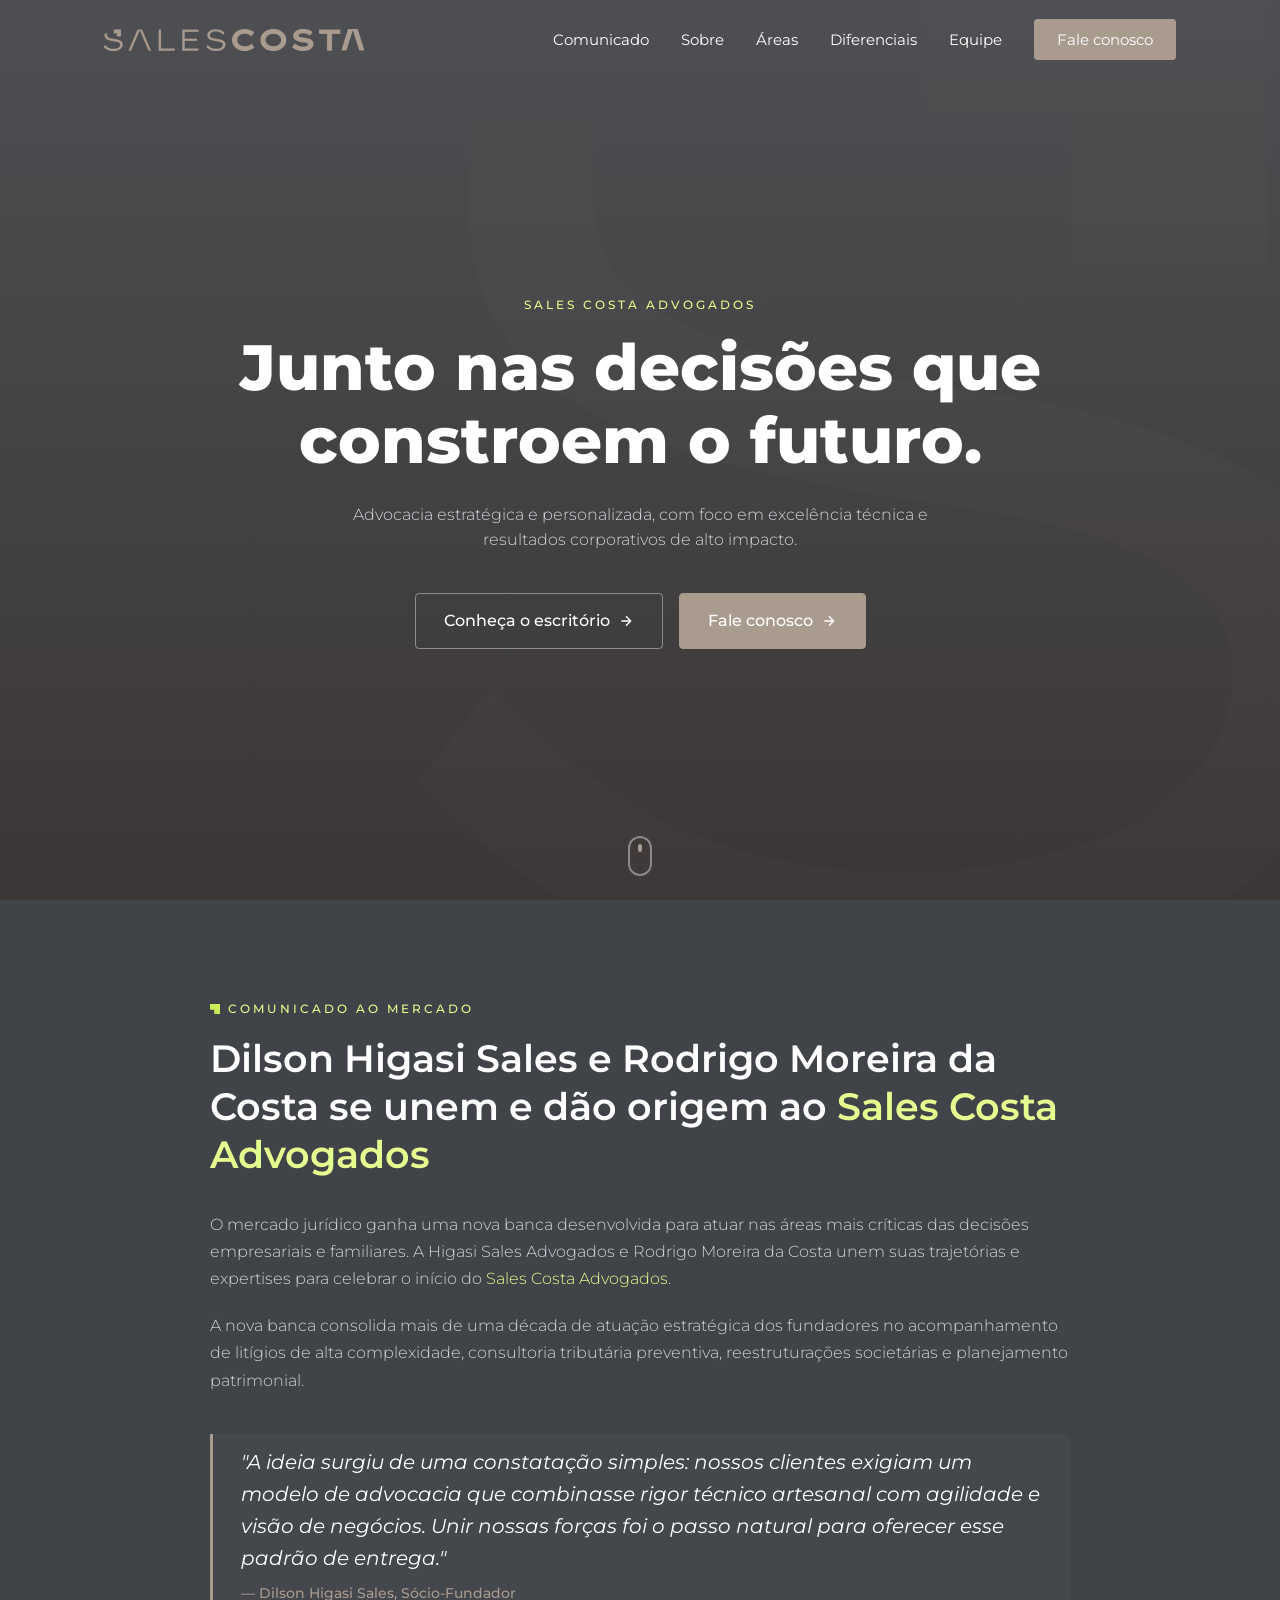
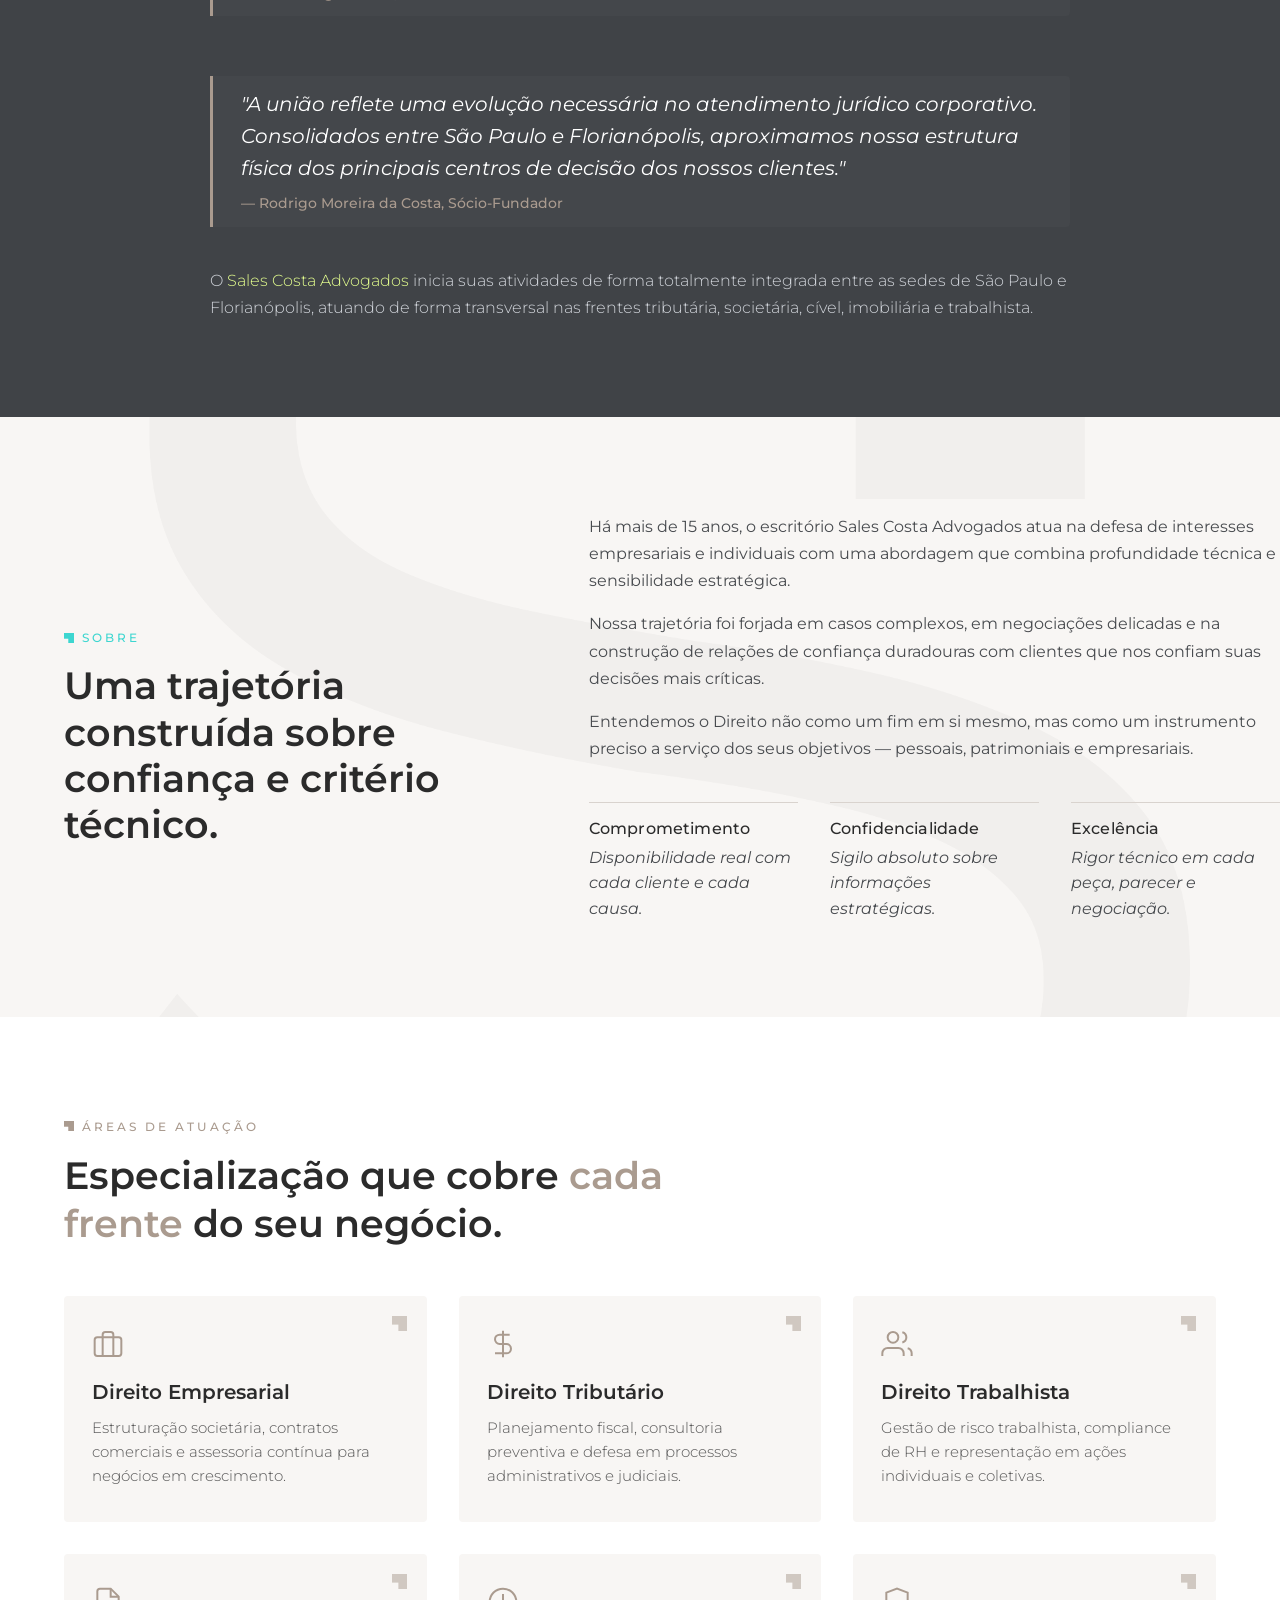
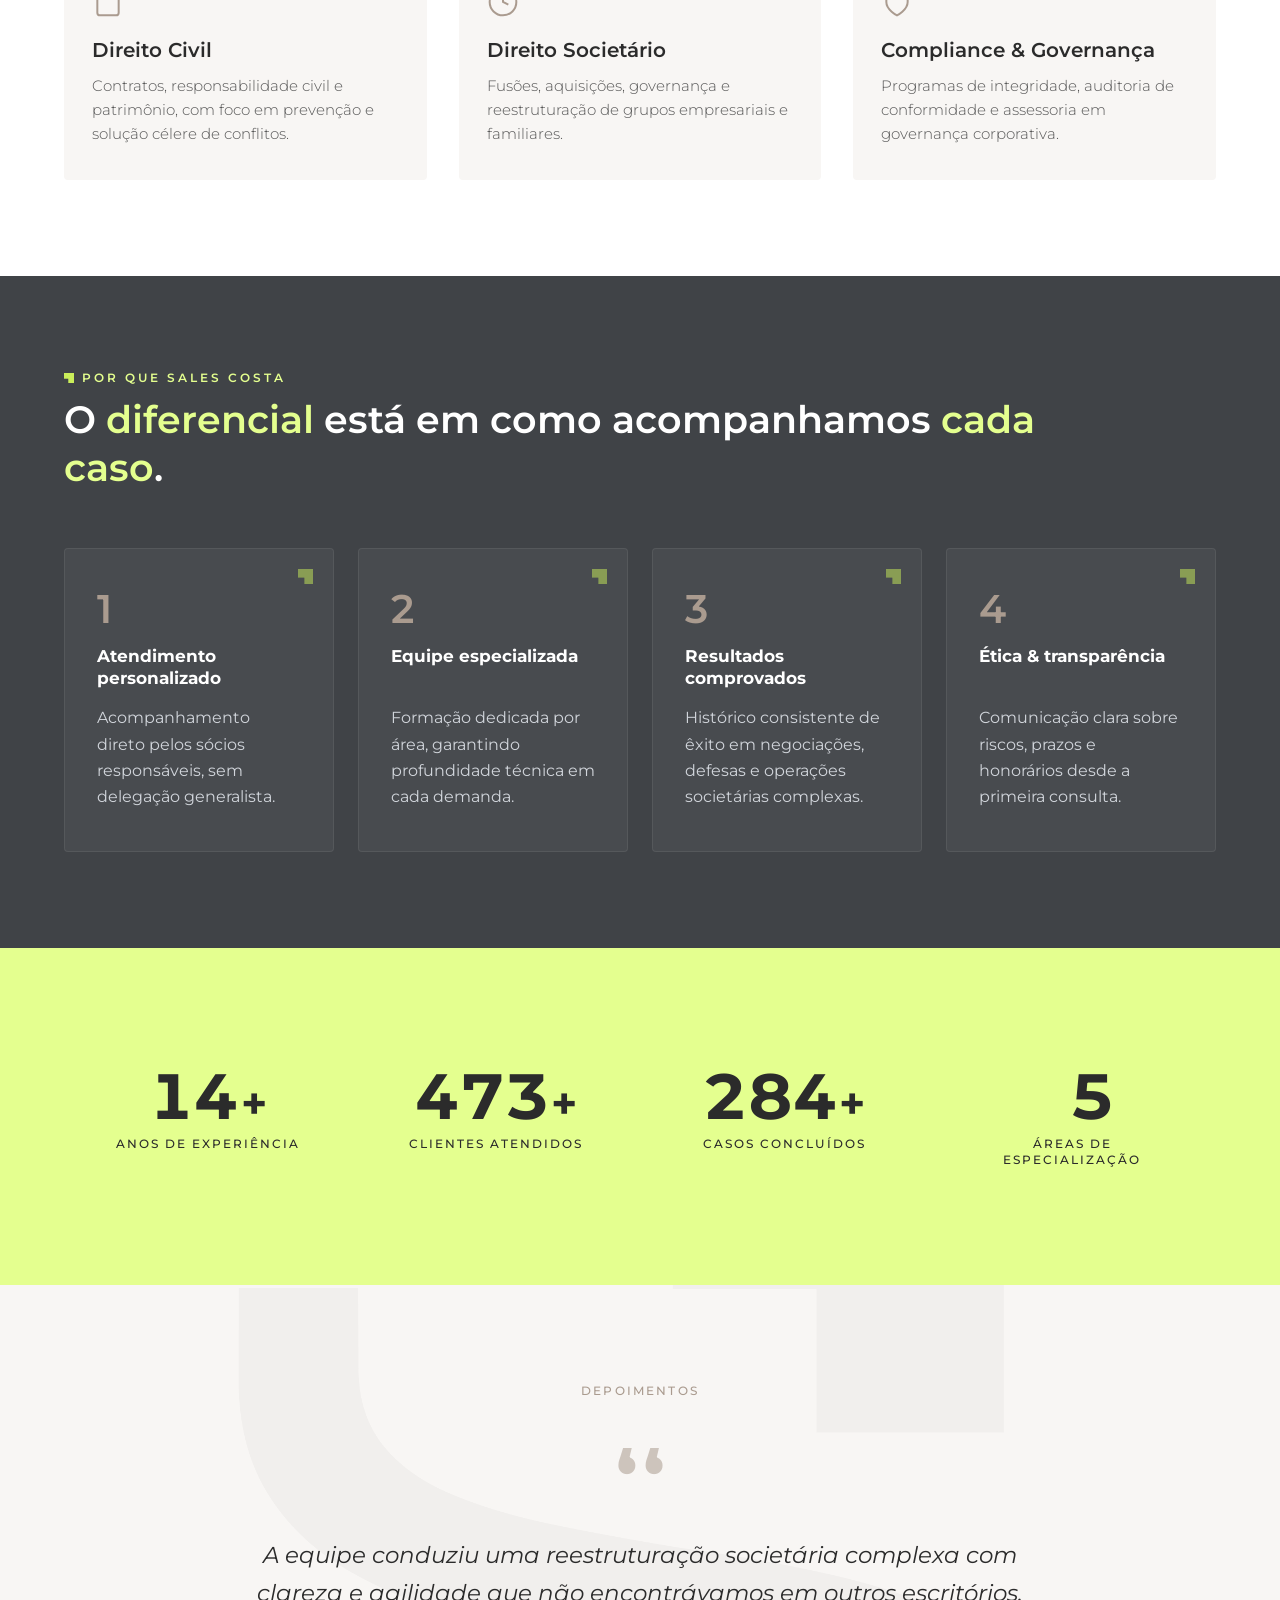
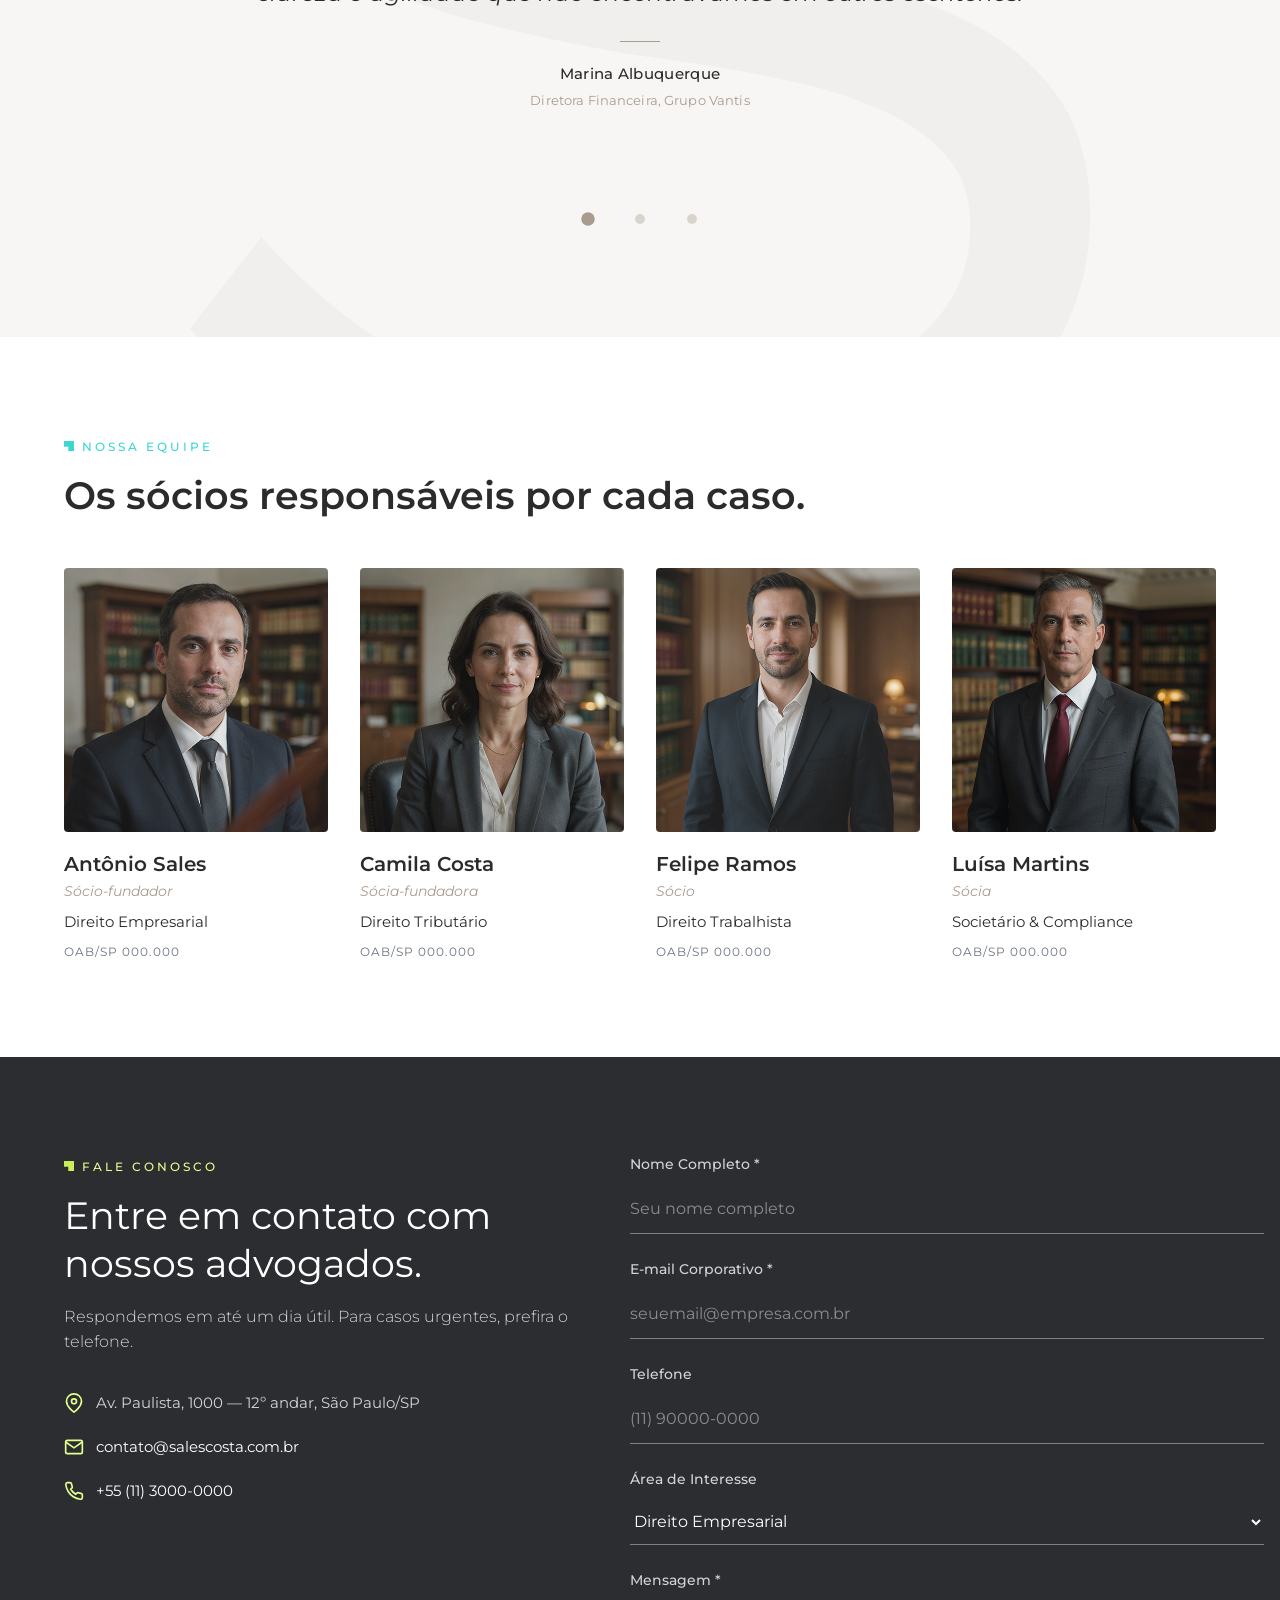
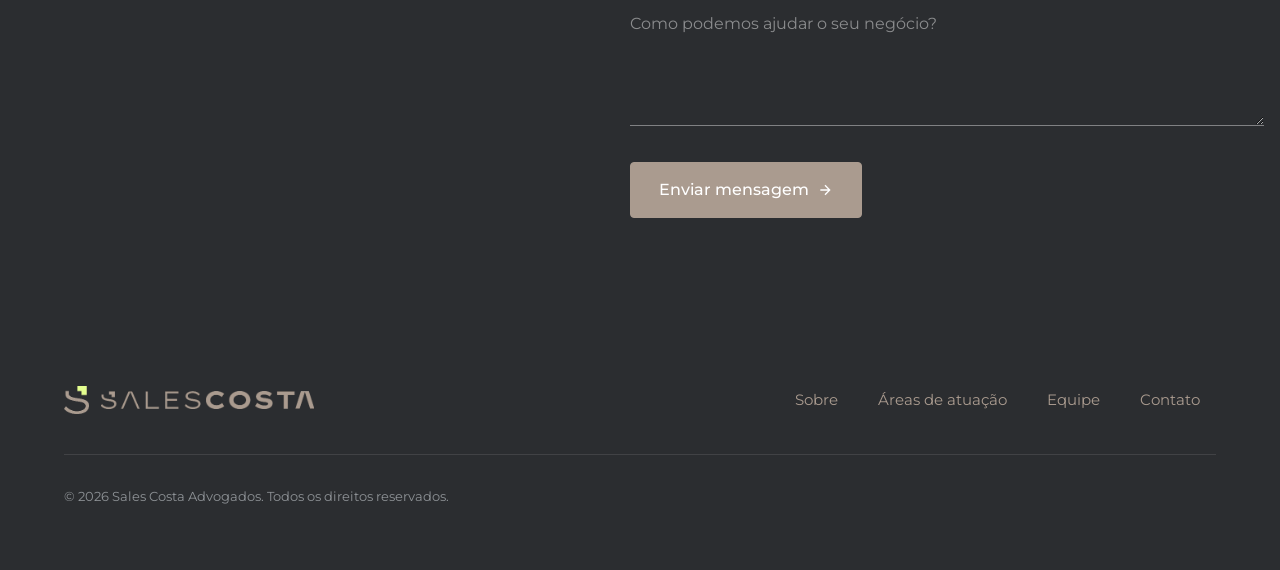
<file: site/index.html>
<!DOCTYPE html>
<html lang="pt-BR">
<head>
  <meta charset="UTF-8">
  <meta name="viewport" content="width=device-width, initial-scale=1.0">
  <title>Sales Costa Advogados — Advocacia estratégica e personalizada</title>
  <meta name="description" content="Sales Costa Advogados: advocacia empresarial, tributária, trabalhista, cível, societária e compliance, com atendimento direto pelos sócios entre São Paulo e Florianópolis.">
  <meta name="theme-color" content="#404347">

  <!-- Fonte única: Montserrat -->
  <link rel="preconnect" href="https://fonts.googleapis.com">
  <link rel="preconnect" href="https://fonts.gstatic.com" crossorigin>
  <link href="https://fonts.googleapis.com/css2?family=Montserrat:ital,wght@0,300;0,400;0,500;0,600;0,700;0,800;1,400&display=swap" rel="stylesheet">

  <link rel="stylesheet" href="css/reset.css">
  <link rel="stylesheet" href="css/variables.css">
  <link rel="stylesheet" href="css/components.css">
  <link rel="stylesheet" href="css/sections.css">
</head>
<body>

  <!-- ============================================================
       US-01 · COMPONENTE 1 — HEADER STICKY & NAV DRAWER
       ============================================================ -->
  <header class="header">
    <nav class="navbar" aria-label="Navegação Principal">
      <div class="navbar__container">
        <a href="#hero" class="navbar__logo" aria-label="Sales Costa Advogados - Início">
          <img class="navbar__logo-img" src="assets/logo_salescosta.png" alt="" width="520" height="44">
        </a>

        <!-- Menu Desktop -->
        <ul class="navbar__menu" role="menubar">
          <li role="none"><a href="#comunicado" class="navbar__link" role="menuitem">Comunicado</a></li>
          <li role="none"><a href="#sobre" class="navbar__link" role="menuitem">Sobre</a></li>
          <li role="none"><a href="#areas" class="navbar__link" role="menuitem">Áreas</a></li>
          <li role="none"><a href="#diferenciais" class="navbar__link" role="menuitem">Diferenciais</a></li>
          <li role="none"><a href="#equipe" class="navbar__link" role="menuitem">Equipe</a></li>
          <li role="none"><a href="#contato" class="navbar__link navbar__link--cta" role="menuitem">Fale conosco</a></li>
        </ul>

        <!-- Botão Hambúrguer Mobile -->
        <button type="button" class="navbar__hamburger" aria-label="Abrir menu de navegação" aria-expanded="false" aria-controls="nav-drawer">
          <span class="navbar__hamburger-bar"></span>
          <span class="navbar__hamburger-bar"></span>
          <span class="navbar__hamburger-bar"></span>
        </button>
      </div>
    </nav>

    <!-- Drawer Lateral Mobile -->
    <aside id="nav-drawer" class="nav-drawer" aria-hidden="true">
      <div class="nav-drawer__header">
        <img class="nav-drawer__logo-img" src="assets/logo_salescosta.png" alt="Sales Costa Advogados" width="520" height="44">
        <button type="button" class="nav-drawer__close" aria-label="Fechar menu de navegação">&times;</button>
      </div>
      <ul class="nav-drawer__menu">
        <li><a href="#comunicado" class="nav-drawer__link">Comunicado</a></li>
        <li><a href="#sobre" class="nav-drawer__link">Sobre</a></li>
        <li><a href="#areas" class="nav-drawer__link">Áreas</a></li>
        <li><a href="#diferenciais" class="nav-drawer__link">Diferenciais</a></li>
        <li><a href="#equipe" class="nav-drawer__link">Equipe</a></li>
        <li><a href="#contato" class="nav-drawer__link nav-drawer__link--cta">Fale conosco</a></li>
      </ul>
    </aside>
  </header>

  <!-- ============================================================
       US-01 · COMPONENTE 1 — HERO BANNER
       ============================================================ -->
  <section id="hero" class="hero" aria-labelledby="hero-title">
    <!-- Fundo rotativo (decorativo): tela 1 = gradiente da marca (com a marca
         d'água "S"), tela 2 = foto São Paulo, tela 3 = foto Florianópolis.
         Crossfade suave, giro automático a cada 4s — pausa no hover/foco e
         congela na tela 1 com prefers-reduced-motion (ver js/main.js). -->
    <div class="hero__bg" aria-hidden="true">
      <div class="hero__slide hero__slide--brand is-active">
        <img class="hero__watermark" src="assets/logo_s_background.png" alt="">
      </div>
      <div class="hero__slide hero__slide--photo hero__slide--sp"></div>
      <div class="hero__slide hero__slide--photo hero__slide--floripa"></div>
    </div>
    <div class="hero__container">
      <div class="hero__content">
        <span class="hero__eyebrow">SALES COSTA ADVOGADOS</span>
        <h1 id="hero-title" class="hero__title">Junto nas decisões que constroem o futuro.</h1>
        <p class="hero__subtitle">
          Advocacia estratégica e personalizada, com foco em excelência técnica e resultados corporativos de alto impacto.
        </p>
        <div class="hero__actions">
          <a href="#sobre" class="btn btn--outline">
            Conheça o escritório
            <svg class="btn__icon" width="16" height="16" viewBox="0 0 24 24" fill="none" stroke="currentColor" stroke-width="2" aria-hidden="true"><path d="M5 12h14M12 5l7 7-7 7"/></svg>
          </a>
          <a href="#contato" class="btn btn--primary">
            Fale conosco
            <svg class="btn__icon" width="16" height="16" viewBox="0 0 24 24" fill="none" stroke="currentColor" stroke-width="2" aria-hidden="true"><path d="M5 12h14M12 5l7 7-7 7"/></svg>
          </a>
        </div>
      </div>

      <!-- Indicador de Scroll -->
      <a href="#comunicado" class="hero__scroll-indicator" aria-label="Rolar para a próxima seção">
        <span class="hero__scroll-dot"></span>
      </a>
    </div>
  </section>

  <!-- ============================================================
       US-02 · COMPONENTE 2 — COMUNICADO AO MERCADO
       ============================================================ -->
  <section id="comunicado" class="comunicado" aria-labelledby="comunicado-title">
    <div class="comunicado__container">
      <span class="comunicado__eyebrow">
        <img class="comunicado__eyebrow-mark" src="assets/marcador_verde.png" alt="" width="15" height="15">
        COMUNICADO AO MERCADO
      </span>

      <h2 id="comunicado-title" class="comunicado__title">
        Dilson Higasi Sales e Rodrigo Moreira da Costa se unem e dão origem ao <span class="comunicado__brand">Sales Costa Advogados</span>
      </h2>

      <div class="comunicado__content">
        <p class="comunicado__paragraph">
          O mercado jurídico ganha uma nova banca desenvolvida para atuar nas áreas mais críticas das decisões empresariais e familiares. A Higasi Sales Advogados e Rodrigo Moreira da Costa unem suas trajetórias e expertises para celebrar o início do <span class="comunicado__brand">Sales Costa Advogados</span>.
        </p>

        <p class="comunicado__paragraph">
          A nova banca consolida mais de uma década de atuação estratégica dos fundadores no acompanhamento de litígios de alta complexidade, consultoria tributária preventiva, reestruturações societárias e planejamento patrimonial.
        </p>

        <blockquote class="comunicado__quote">
          <p class="comunicado__quote-text">
            "A ideia surgiu de uma constatação simples: nossos clientes exigiam um modelo de advocacia que combinasse rigor técnico artesanal com agilidade e visão de negócios. Unir nossas forças foi o passo natural para oferecer esse padrão de entrega."
          </p>
          <cite class="comunicado__quote-author">— Dilson Higasi Sales, Sócio-Fundador</cite>
        </blockquote>

        <blockquote class="comunicado__quote">
          <p class="comunicado__quote-text">
            "A união reflete uma evolução necessária no atendimento jurídico corporativo. Consolidados entre São Paulo e Florianópolis, aproximamos nossa estrutura física dos principais centros de decisão dos nossos clientes."
          </p>
          <cite class="comunicado__quote-author">— Rodrigo Moreira da Costa, Sócio-Fundador</cite>
        </blockquote>

        <p class="comunicado__paragraph">
          O <span class="comunicado__brand">Sales Costa Advogados</span> inicia suas atividades de forma totalmente integrada entre as sedes de São Paulo e Florianópolis, atuando de forma transversal nas frentes tributária, societária, cível, imobiliária e trabalhista.
        </p>
      </div>
    </div>
  </section>

  <!-- ============================================================
       US-03 · COMPONENTE 3 — SOBRE O ESCRITÓRIO
       ============================================================ -->
  <section id="sobre" class="sobre" aria-labelledby="sobre-heading">
    <!-- Marca d'água decorativa — assets/logo_s_background.png (1634x2102) -->
    <img class="sobre__watermark" src="assets/logo_s_background.png" alt="" aria-hidden="true">

    <div class="sobre__container">

      <!-- Coluna esquerda: headline posicionador (40%) -->
      <div class="sobre__col-left">
        <span class="sobre__eyebrow animate-fade-up">
          <img class="sobre__eyebrow-mark" src="assets/marcador_ciano.png" alt="" width="15" height="15">
          SOBRE
        </span>
        <h2 id="sobre-heading" class="sobre__headline animate-fade-up" data-delay="100">
          Uma trajetória construída sobre confiança e critério técnico.
        </h2>
      </div>

      <!-- Coluna direita: intro + pilares (60%) -->
      <div class="sobre__col-right">

        <div class="sobre__intro animate-fade-up" data-delay="100">
          <p class="sobre__intro-text">
            Há mais de 15 anos, o escritório Sales Costa Advogados atua na defesa de interesses empresariais e individuais com uma abordagem que combina profundidade técnica e sensibilidade estratégica.
          </p>
          <p class="sobre__intro-text">
            Nossa trajetória foi forjada em casos complexos, em negociações delicadas e na construção de relações de confiança duradouras com clientes que nos confiam suas decisões mais críticas.
          </p>
          <p class="sobre__intro-text">
            Entendemos o Direito não como um fim em si mesmo, mas como um instrumento preciso a serviço dos seus objetivos — pessoais, patrimoniais e empresariais.
          </p>
        </div>

        <div class="sobre__pillars" role="list" aria-label="Pilares estratégicos do escritório">

          <article class="pillar animate-fade-up" role="listitem" data-delay="200">
            <h3 class="pillar__name">Comprometimento</h3>
            <p class="pillar__description">Disponibilidade real com cada cliente e cada causa.</p>
          </article>

          <article class="pillar animate-fade-up" role="listitem" data-delay="300">
            <h3 class="pillar__name">Confidencialidade</h3>
            <p class="pillar__description">Sigilo absoluto sobre informações estratégicas.</p>
          </article>

          <article class="pillar animate-fade-up" role="listitem" data-delay="400">
            <h3 class="pillar__name">Excelência</h3>
            <p class="pillar__description">Rigor técnico em cada peça, parecer e negociação.</p>
          </article>

        </div>
      </div>
    </div>
  </section>

  <!-- ============================================================
       US-04 · COMPONENTE 4 — ÁREAS DE ATUAÇÃO
       ============================================================ -->
  <section id="areas" class="areas" aria-labelledby="areas-title">
    <div class="areas__container">
      <header class="areas__header">
        <span class="areas__eyebrow">
          <img class="areas__eyebrow-mark" src="assets/marcador_areia.png" alt="" width="15" height="15">
          ÁREAS DE ATUAÇÃO
        </span>
        <h2 id="areas-title" class="areas__title">Especialização que cobre <span class="areas__title-accent">cada frente</span> do seu negócio.</h2>
      </header>

      <div class="areas__grid">

        <article class="area-card">
          <img class="area-card__corner" src="assets/marcador_areia.png" alt="" aria-hidden="true" width="15" height="15">
          <div class="area-card__icon" aria-hidden="true">
            <svg width="32" height="32" viewBox="0 0 24 24" fill="none" stroke="currentColor" stroke-width="1.5"><rect x="2" y="7" width="20" height="14" rx="2" ry="2"/><path d="M16 21V5a2 2 0 0 0-2-2h-4a2 2 0 0 0-2 2v16"/></svg>
          </div>
          <h3 class="area-card__title">Direito Empresarial</h3>
          <p class="area-card__desc">Estruturação societária, contratos comerciais e assessoria contínua para negócios em crescimento.</p>
        </article>

        <article class="area-card">
          <img class="area-card__corner" src="assets/marcador_areia.png" alt="" aria-hidden="true" width="15" height="15">
          <div class="area-card__icon" aria-hidden="true">
            <svg width="32" height="32" viewBox="0 0 24 24" fill="none" stroke="currentColor" stroke-width="1.5"><path d="M12 2v20M17 5H9.5a3.5 3.5 0 0 0 0 7h5a3.5 3.5 0 0 1 0 7H6"/></svg>
          </div>
          <h3 class="area-card__title">Direito Tributário</h3>
          <p class="area-card__desc">Planejamento fiscal, consultoria preventiva e defesa em processos administrativos e judiciais.</p>
        </article>

        <article class="area-card">
          <img class="area-card__corner" src="assets/marcador_areia.png" alt="" aria-hidden="true" width="15" height="15">
          <div class="area-card__icon" aria-hidden="true">
            <svg width="32" height="32" viewBox="0 0 24 24" fill="none" stroke="currentColor" stroke-width="1.5"><path d="M17 21v-2a4 4 0 0 0-4-4H5a4 4 0 0 0-4 4v2"/><circle cx="9" cy="7" r="4"/><path d="M23 21v-2a4 4 0 0 0-3-3.87"/><path d="M16 3.13a4 4 0 0 1 0 7.75"/></svg>
          </div>
          <h3 class="area-card__title">Direito Trabalhista</h3>
          <p class="area-card__desc">Gestão de risco trabalhista, compliance de RH e representação em ações individuais e coletivas.</p>
        </article>

        <article class="area-card">
          <img class="area-card__corner" src="assets/marcador_areia.png" alt="" aria-hidden="true" width="15" height="15">
          <div class="area-card__icon" aria-hidden="true">
            <svg width="32" height="32" viewBox="0 0 24 24" fill="none" stroke="currentColor" stroke-width="1.5"><path d="M14 2H6a2 2 0 0 0-2 2v16a2 2 0 0 0 2 2h12a2 2 0 0 0 2-2V8z"/><polyline points="14 2 14 8 20 8"/></svg>
          </div>
          <h3 class="area-card__title">Direito Civil</h3>
          <p class="area-card__desc">Contratos, responsabilidade civil e patrimônio, com foco em prevenção e solução célere de conflitos.</p>
        </article>

        <article class="area-card">
          <img class="area-card__corner" src="assets/marcador_areia.png" alt="" aria-hidden="true" width="15" height="15">
          <div class="area-card__icon" aria-hidden="true">
            <svg width="32" height="32" viewBox="0 0 24 24" fill="none" stroke="currentColor" stroke-width="1.5"><circle cx="12" cy="12" r="10"/><path d="M12 6v6l4 2"/></svg>
          </div>
          <h3 class="area-card__title">Direito Societário</h3>
          <p class="area-card__desc">Fusões, aquisições, governança e reestruturação de grupos empresariais e familiares.</p>
        </article>

        <article class="area-card">
          <img class="area-card__corner" src="assets/marcador_areia.png" alt="" aria-hidden="true" width="15" height="15">
          <div class="area-card__icon" aria-hidden="true">
            <svg width="32" height="32" viewBox="0 0 24 24" fill="none" stroke="currentColor" stroke-width="1.5"><path d="M12 22s8-4 8-10V5l-8-3-8 3v7c0 6 8 10 8 10z"/></svg>
          </div>
          <h3 class="area-card__title">Compliance &amp; Governança</h3>
          <p class="area-card__desc">Programas de integridade, auditoria de conformidade e assessoria em governança corporativa.</p>
        </article>

      </div>
    </div>
  </section>

  <!-- ============================================================
       US-05 · COMPONENTE 5 — POR QUE SALES COSTA (DIFERENCIAIS)
       ============================================================ -->
  <section id="diferenciais" class="diferenciais" aria-labelledby="diferenciais-heading">
    <div class="diferenciais__container">

      <header class="diferenciais__header">
        <p class="diferenciais__eyebrow" aria-hidden="true">
          <img class="diferenciais__eyebrow-mark" src="assets/marcador_verde.png" alt="" width="15" height="15">
          Por que Sales Costa
        </p>
        <h2 id="diferenciais-heading" class="diferenciais__heading">
          O <span class="diferenciais__heading-accent">diferencial</span> está em como acompanhamos <span class="diferenciais__heading-accent">cada caso</span>.
        </h2>
      </header>

      <div class="diferenciais__grid" role="list" aria-label="Diferenciais de atendimento do escritório">

        <article class="diferencial-card" role="listitem" data-animate="fade-up" data-delay="0">
          <img class="diferencial-card__corner" src="assets/marcador_verde.png" alt="" aria-hidden="true" width="15" height="15">
          <div class="diferencial-card__num" aria-hidden="true">1</div>
          <h3 class="diferencial-card__title">Atendimento personalizado</h3>
          <p class="diferencial-card__desc">
            Acompanhamento direto pelos sócios responsáveis, sem delegação generalista.
          </p>
        </article>

        <article class="diferencial-card" role="listitem" data-animate="fade-up" data-delay="100">
          <img class="diferencial-card__corner" src="assets/marcador_verde.png" alt="" aria-hidden="true" width="15" height="15">
          <div class="diferencial-card__num" aria-hidden="true">2</div>
          <h3 class="diferencial-card__title">Equipe especializada</h3>
          <p class="diferencial-card__desc">
            Formação dedicada por área, garantindo profundidade técnica em cada demanda.
          </p>
        </article>

        <article class="diferencial-card" role="listitem" data-animate="fade-up" data-delay="200">
          <img class="diferencial-card__corner" src="assets/marcador_verde.png" alt="" aria-hidden="true" width="15" height="15">
          <div class="diferencial-card__num" aria-hidden="true">3</div>
          <h3 class="diferencial-card__title">Resultados comprovados</h3>
          <p class="diferencial-card__desc">
            Histórico consistente de êxito em negociações, defesas e operações societárias complexas.
          </p>
        </article>

        <article class="diferencial-card" role="listitem" data-animate="fade-up" data-delay="300">
          <img class="diferencial-card__corner" src="assets/marcador_verde.png" alt="" aria-hidden="true" width="15" height="15">
          <div class="diferencial-card__num" aria-hidden="true">4</div>
          <h3 class="diferencial-card__title">Ética &amp; transparência</h3>
          <p class="diferencial-card__desc">
            Comunicação clara sobre riscos, prazos e honorários desde a primeira consulta.
          </p>
        </article>

      </div>
    </div>
  </section>

  <!-- ============================================================
       US-06 · COMPONENTE 6 — EM NÚMEROS (MÉTRICAS DE AUTORIDADE)
       ============================================================ -->
  <section id="numeros" class="numeros" aria-label="Métricas de autoridade do escritório Sales Costa Advogados">
    <div class="numeros__container">

      <article class="numeros__item" aria-label="15 anos de experiência">
        <div class="numeros__value-wrap">
          <span class="numeros__count" data-target="15" aria-live="off">0</span>
          <span class="numeros__suffix" aria-hidden="true">+</span>
        </div>
        <p class="numeros__label">Anos de Experiência</p>
      </article>

      <article class="numeros__item" aria-label="mais de 500 clientes atendidos">
        <div class="numeros__value-wrap">
          <span class="numeros__count" data-target="500" aria-live="off">0</span>
          <span class="numeros__suffix" aria-hidden="true">+</span>
        </div>
        <p class="numeros__label">Clientes Atendidos</p>
      </article>

      <article class="numeros__item" aria-label="mais de 300 casos concluídos">
        <div class="numeros__value-wrap">
          <span class="numeros__count" data-target="300" aria-live="off">0</span>
          <span class="numeros__suffix" aria-hidden="true">+</span>
        </div>
        <p class="numeros__label">Casos Concluídos</p>
      </article>

      <article class="numeros__item numeros__item--no-divider" aria-label="5 áreas de especialização">
        <div class="numeros__value-wrap">
          <span class="numeros__count" data-target="5" aria-live="off">0</span>
        </div>
        <p class="numeros__label">Áreas de Especialização</p>
      </article>

    </div>
  </section>

  <!-- ============================================================
       US-07 · COMPONENTE 7 — DEPOIMENTOS (PROVA SOCIAL)
       ============================================================ -->
  <section
    id="depoimentos"
    class="testimonials-section"
    aria-label="Depoimentos de clientes"
  >
    <!-- Marca d'água decorativa — assets/logo_s_background.png (1634x2102) -->
    <img class="testimonials-watermark" src="assets/logo_s_background.png" alt="" aria-hidden="true">

    <div class="testimonials-inner container">

      <!-- Eyebrow (único título da seção — heading removido a pedido) -->
      <p class="section-eyebrow" aria-hidden="true">DEPOIMENTOS</p>

      <!-- Carousel wrapper — touch target for swipe -->
      <div
        class="testimonials-carousel"
        role="region"
        aria-label="Carrossel de depoimentos"
        aria-live="polite"
      >
        <!-- Track — slides move via translateX -->
        <div class="testimonials-track" aria-atomic="false">

          <!-- ── Slide 0 (static fallback; JS re-renders from TESTIMONIALS_DATA) ── -->
          <article
            class="testimonial-slide"
            role="group"
            aria-roledescription="slide"
            aria-label="Depoimento 1 de 1"
            data-index="0"
            id="testimonial-slide-0"
            aria-hidden="false"
          >
            <span class="quote-deco" aria-hidden="true">&ldquo;</span>

            <blockquote class="testimonial-quote" cite="">
              <p>
                A equipe conduziu uma reestruturação societária complexa com
                clareza e agilidade que não encontrávamos em outros escritórios.
              </p>
            </blockquote>

            <cite class="testimonial-author">
              <strong class="testimonial-name">Marina Albuquerque</strong>
              <span class="testimonial-role">
                Diretora Financeira, Grupo Vantis
              </span>
            </cite>
          </article>
          <!-- ── /Slide 0 ── -->

        </div><!-- /.testimonials-track -->
      </div><!-- /.testimonials-carousel -->

      <!-- Navigation dots -->
      <div
        class="testimonials-dots"
        role="tablist"
        aria-label="Navegação de depoimentos"
      >
        <button
          class="testimonials-dot active"
          role="tab"
          aria-selected="true"
          aria-controls="testimonial-slide-0"
          aria-label="Ir para depoimento 1"
          data-index="0"
          tabindex="0"
        ></button>
        <!-- JS inserts additional dots when TESTIMONIALS_DATA has > 1 item -->
      </div><!-- /.testimonials-dots -->

    </div><!-- /.testimonials-inner -->
  </section>

  <!-- ============================================================
       US-08 · COMPONENTE 8 — NOSSA EQUIPE (SÓCIOS RESPONSÁVEIS)
       ============================================================ -->
  <section id="equipe" class="equipe" aria-labelledby="equipe-title">
    <div class="equipe__container">
      <header class="equipe__header">
        <span class="equipe__eyebrow">
          <img class="equipe__eyebrow-mark" src="assets/marcador_ciano.png" alt="" width="15" height="15">
          NOSSA EQUIPE
        </span>
        <h2 id="equipe-title" class="equipe__title">Os sócios responsáveis por cada caso.</h2>
      </header>

      <div class="equipe__grid">

        <!-- Sócio 1 -->
        <article class="socio-card">
          <div class="socio-card__avatar">
            <img class="socio-card__photo" src="assets/advogado1.png" alt="Retrato de Antônio Sales" width="500" height="500" loading="lazy">
            <a class="socio-card__linkedin" href="#" aria-label="Ver LinkedIn de Antônio Sales">Ver LinkedIn</a>
          </div>
          <div class="socio-card__info">
            <h3 class="socio-card__name">Antônio Sales</h3>
            <p class="socio-card__role">Sócio-fundador</p>
            <p class="socio-card__area">Direito Empresarial</p>
            <span class="socio-card__oab">OAB/SP 000.000</span>
          </div>
        </article>

        <!-- Sócio 2 -->
        <article class="socio-card">
          <div class="socio-card__avatar">
            <img class="socio-card__photo" src="assets/advogado2.png" alt="Retrato de Camila Costa" width="500" height="500" loading="lazy">
            <a class="socio-card__linkedin" href="#" aria-label="Ver LinkedIn de Camila Costa">Ver LinkedIn</a>
          </div>
          <div class="socio-card__info">
            <h3 class="socio-card__name">Camila Costa</h3>
            <p class="socio-card__role">Sócia-fundadora</p>
            <p class="socio-card__area">Direito Tributário</p>
            <span class="socio-card__oab">OAB/SP 000.000</span>
          </div>
        </article>

        <!-- Sócio 3 -->
        <article class="socio-card">
          <div class="socio-card__avatar">
            <img class="socio-card__photo" src="assets/advogado3.png" alt="Retrato de Felipe Ramos" width="500" height="500" loading="lazy">
            <a class="socio-card__linkedin" href="#" aria-label="Ver LinkedIn de Felipe Ramos">Ver LinkedIn</a>
          </div>
          <div class="socio-card__info">
            <h3 class="socio-card__name">Felipe Ramos</h3>
            <p class="socio-card__role">Sócio</p>
            <p class="socio-card__area">Direito Trabalhista</p>
            <span class="socio-card__oab">OAB/SP 000.000</span>
          </div>
        </article>

        <!-- Sócio 4 -->
        <article class="socio-card">
          <div class="socio-card__avatar">
            <img class="socio-card__photo" src="assets/advogado4.png" alt="Retrato de Luísa Martins" width="500" height="500" loading="lazy">
            <a class="socio-card__linkedin" href="#" aria-label="Ver LinkedIn de Luísa Martins">Ver LinkedIn</a>
          </div>
          <div class="socio-card__info">
            <h3 class="socio-card__name">Luísa Martins</h3>
            <p class="socio-card__role">Sócia</p>
            <p class="socio-card__area">Societário &amp; Compliance</p>
            <span class="socio-card__oab">OAB/SP 000.000</span>
          </div>
        </article>

      </div>
    </div>
  </section>

  <!-- ============================================================
       US-09 · COMPONENTE 9 — FALE CONOSCO (FORMULÁRIO DE CONTATO)
       ------------------------------------------------------------
       Estrutura preparada para integração de backend:
         • <form data-endpoint=""> — preencher com a URL do serviço
           (Formspree / EmailJS / função serverless). Vazio = modo
           simulação (valida no cliente e mostra .contato__success).
         • js/main.js → const CONTACT_ENDPOINT: quando houver endpoint,
           faz POST de FormData; caso contrário, apenas simula o envio.
       ============================================================ -->
  <section id="contato" class="contato" aria-labelledby="contato-title">
    <div class="contato__container">

      <!-- Coluna esquerda: informações institucionais -->
      <div class="contato__info">
        <span class="contato__eyebrow">
          <img class="contato__eyebrow-mark" src="assets/marcador_verde.png" alt="" width="15" height="15">
          FALE CONOSCO
        </span>
        <h2 id="contato-title" class="contato__title">Entre em contato com nossos advogados.</h2>
        <p class="contato__subtitle">
          Respondemos em até um dia útil. Para casos urgentes, prefira o telefone.
        </p>

        <div class="contato__details">
          <div class="contato__detail-item">
            <svg width="20" height="20" viewBox="0 0 24 24" fill="none" stroke="currentColor" stroke-width="2" aria-hidden="true"><path d="M21 10c0 7-9 13-9 13s-9-6-9-13a9 9 0 0 1 18 0z"/><circle cx="12" cy="10" r="3"/></svg>
            <span>Av. Paulista, 1000 — 12º andar, São Paulo/SP</span>
          </div>

          <div class="contato__detail-item">
            <svg width="20" height="20" viewBox="0 0 24 24" fill="none" stroke="currentColor" stroke-width="2" aria-hidden="true"><path d="M4 4h16c1.1 0 2 .9 2 2v12c0 1.1-.9 2-2 2H4c-1.1 0-2-.9-2-2V6c0-1.1.9-2 2-2z"/><polyline points="22,6 12,13 2,6"/></svg>
            <a href="mailto:contato@salescosta.com.br" class="contato__link">contato@salescosta.com.br</a>
          </div>

          <div class="contato__detail-item">
            <svg width="20" height="20" viewBox="0 0 24 24" fill="none" stroke="currentColor" stroke-width="2" aria-hidden="true"><path d="M22 16.92v3a2 2 0 0 1-2.18 2 19.79 19.79 0 0 1-8.63-3.07 19.5 19.5 0 0 1-6-6 19.79 19.79 0 0 1-3.07-8.67A2 2 0 0 1 4.11 2h3a2 2 0 0 1 2 1.72 12.84 12.84 0 0 0 .7 2.81 2 2 0 0 1-.45 2.11L8.09 9.91a16 16 0 0 0 6 6l1.27-1.27a2 2 0 0 1 2.11-.45 12.84 12.84 0 0 0 2.81.7A2 2 0 0 1 22 16.92z"/></svg>
            <a href="tel:+551130000000" class="contato__link">+55 (11) 3000-0000</a>
          </div>
        </div>
      </div>

      <!-- Coluna direita: formulário -->
      <div class="contato__form-wrapper">
        <!-- data-endpoint vazio = modo simulação; preencher para ativar o POST real -->
        <form id="contact-form" class="contato__form" method="post" action="" data-endpoint="" novalidate>
          <div class="form-group">
            <label for="nome" class="form-label">Nome Completo *</label>
            <input type="text" id="nome" name="nome" class="form-input" required autocomplete="name" placeholder="Seu nome completo">
          </div>

          <div class="form-group">
            <label for="email" class="form-label">E-mail Corporativo *</label>
            <input type="email" id="email" name="email" class="form-input" required autocomplete="email" placeholder="seuemail@empresa.com.br">
          </div>

          <div class="form-group">
            <label for="telefone" class="form-label">Telefone</label>
            <input type="tel" id="telefone" name="telefone" class="form-input" autocomplete="tel" placeholder="(11) 90000-0000">
          </div>

          <div class="form-group">
            <label for="area" class="form-label">Área de Interesse</label>
            <select id="area" name="area" class="form-select">
              <option value="empresarial">Direito Empresarial</option>
              <option value="tributario">Direito Tributário</option>
              <option value="trabalhista">Direito Trabalhista</option>
              <option value="civil">Direito Civil</option>
              <option value="societario">Direito Societário</option>
              <option value="compliance">Compliance &amp; Governança</option>
            </select>
          </div>

          <div class="form-group">
            <label for="mensagem" class="form-label">Mensagem *</label>
            <textarea id="mensagem" name="mensagem" class="form-textarea" rows="4" required placeholder="Como podemos ajudar o seu negócio?"></textarea>
          </div>

          <button type="submit" class="btn btn--primary btn--full">
            Enviar mensagem
            <svg class="btn__icon" width="16" height="16" viewBox="0 0 24 24" fill="none" stroke="currentColor" stroke-width="2" aria-hidden="true"><path d="M5 12h14M12 5l7 7-7 7"/></svg>
          </button>
        </form>

        <!-- Mensagem inline de sucesso -->
        <div id="form-success" class="contato__success" role="status" tabindex="-1" aria-hidden="true">
          <svg width="48" height="48" viewBox="0 0 24 24" fill="none" stroke="currentColor" stroke-width="2" aria-hidden="true"><path d="M22 11.08V12a10 10 0 1 1-5.93-9.14"/><polyline points="22 4 12 14.01 9 11.01"/></svg>
          <h3>Mensagem enviada com sucesso!</h3>
          <p>Agradecemos o contato. Nossa equipe jurídica retornará em até um dia útil.</p>
        </div>
      </div>
    </div>
  </section>

  <!-- ============================================================
       US-10 · COMPONENTE 10 — RODAPÉ INSTITUCIONAL & NAV GLOBAL
       ============================================================ -->
  <footer id="rodape" class="site-footer" role="contentinfo" aria-label="Rodapé do site">
    <div class="footer__inner">

      <!-- TOP: logo lockup + navegação -->
      <div class="footer__top">

        <a href="#hero" class="footer__logo" aria-label="Sales Costa Advogados — voltar ao topo" data-smooth-scroll>
          <img class="footer__logo-mark" src="assets/logo_s_verde.png" alt="" width="64" height="72">
          <img class="footer__logo-word" src="assets/logo_salescosta.png" alt="Sales Costa Advogados" width="520" height="44">
        </a>

        <nav class="footer__nav" aria-label="Navegação do rodapé">
          <ul class="footer__nav-list" role="list">
            <li><a href="#sobre" class="footer__nav-link" data-smooth-scroll aria-label="Ir para a seção Sobre">Sobre</a></li>
            <li><a href="#areas" class="footer__nav-link" data-smooth-scroll aria-label="Ir para a seção Áreas de atuação">Áreas de atuação</a></li>
            <li><a href="#equipe" class="footer__nav-link" data-smooth-scroll aria-label="Ir para a seção Equipe">Equipe</a></li>
            <li><a href="#contato" class="footer__nav-link" data-smooth-scroll aria-label="Ir para a seção Contato">Contato</a></li>
          </ul>
        </nav>

      </div><!-- /.footer__top -->

      <hr class="footer__divider" role="separator" aria-hidden="true">

      <div class="footer__bottom">
        <p class="footer__copyright">
          &copy; <span id="footer-year" aria-live="off"></span>
          Sales Costa Advogados. Todos os direitos reservados.
        </p>
      </div><!-- /.footer__bottom -->

    </div><!-- /.footer__inner -->
  </footer>

  <script src="js/main.js" defer></script>
  <script src="js/animations.js" defer></script>
</body>
</html>
</file>
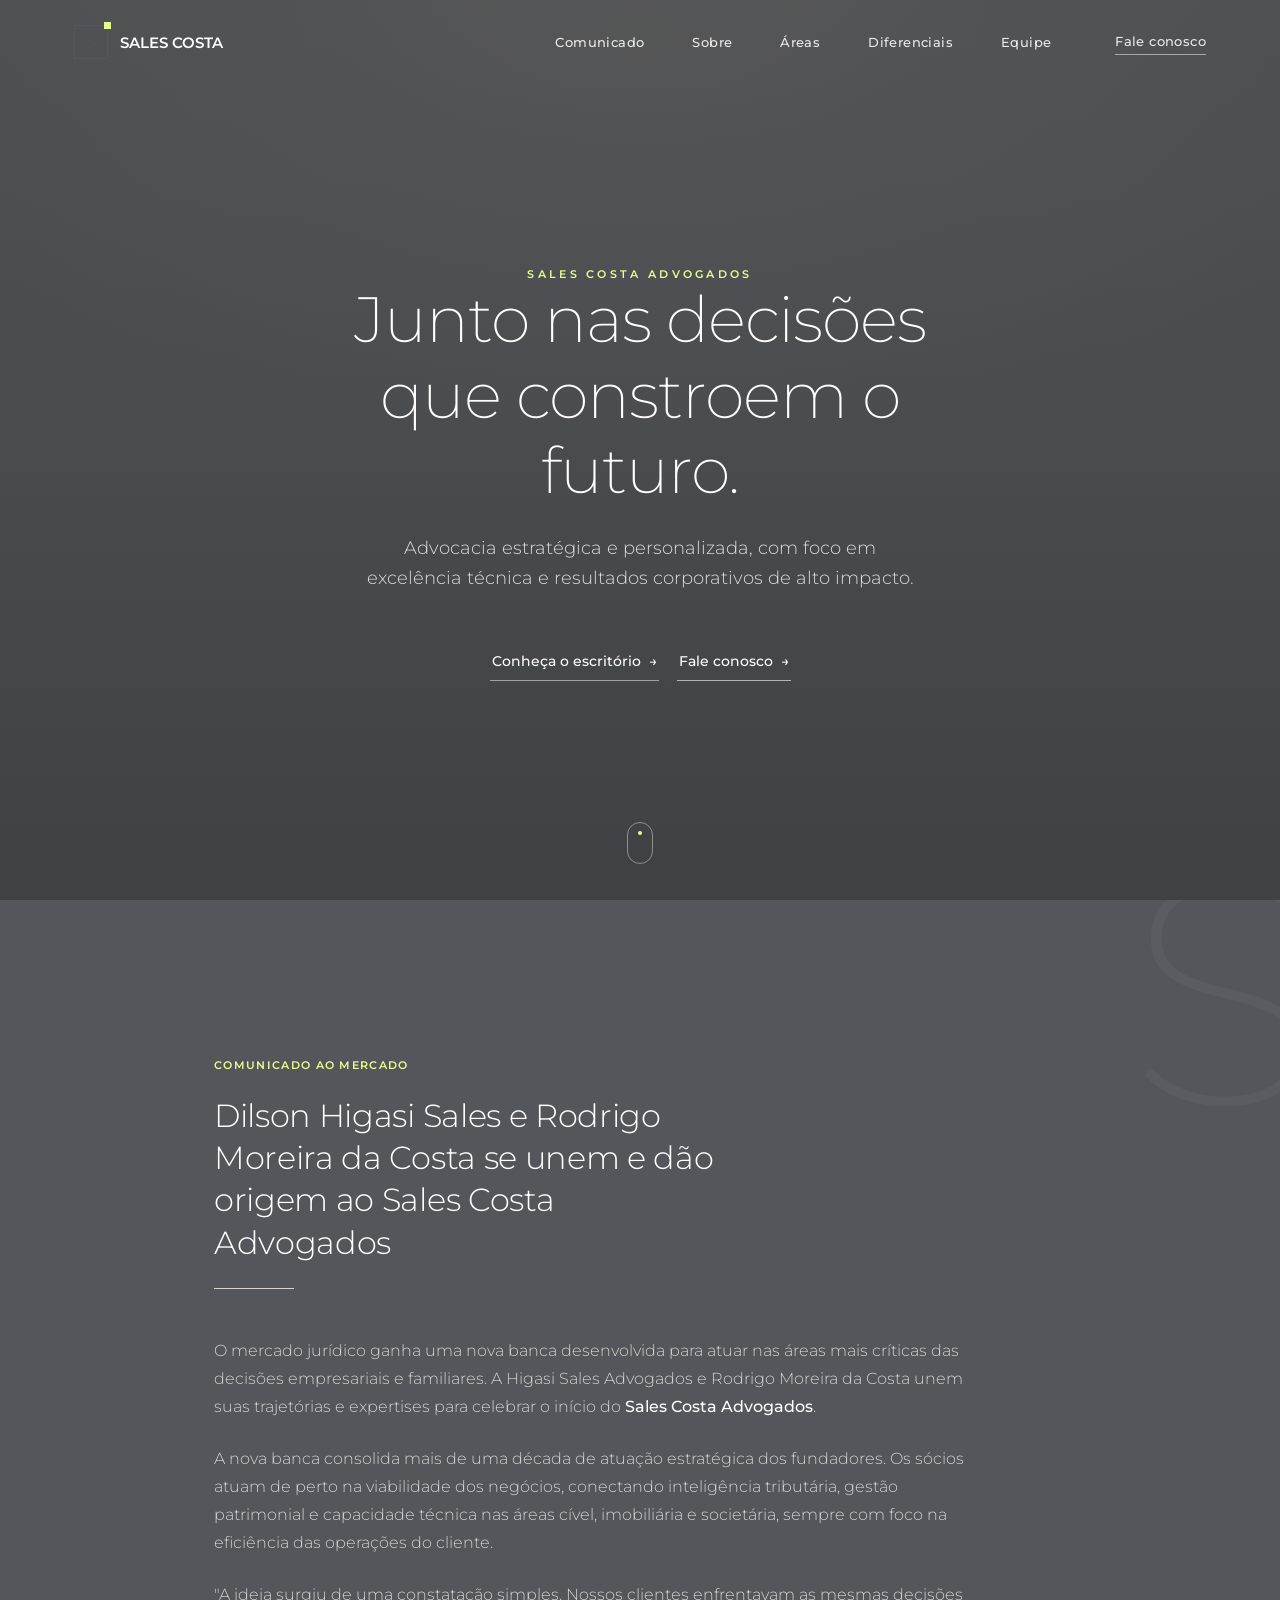
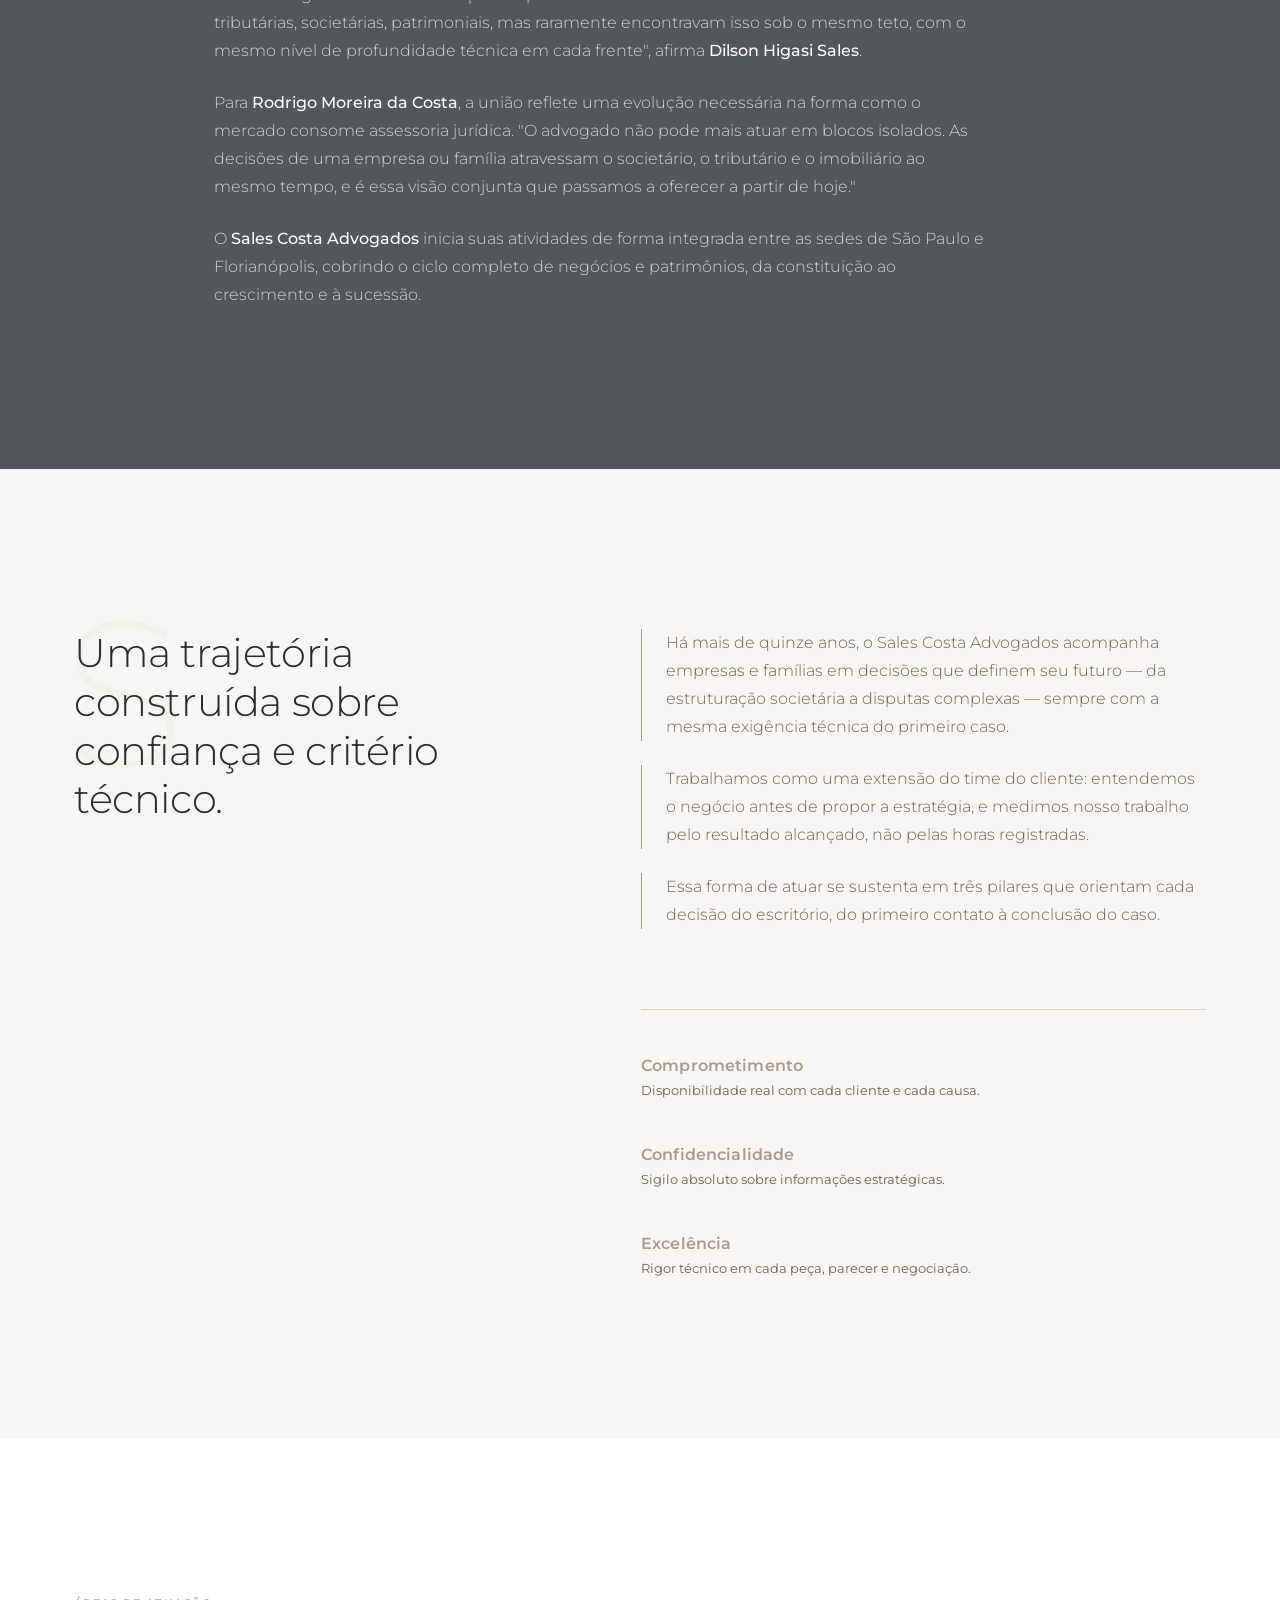
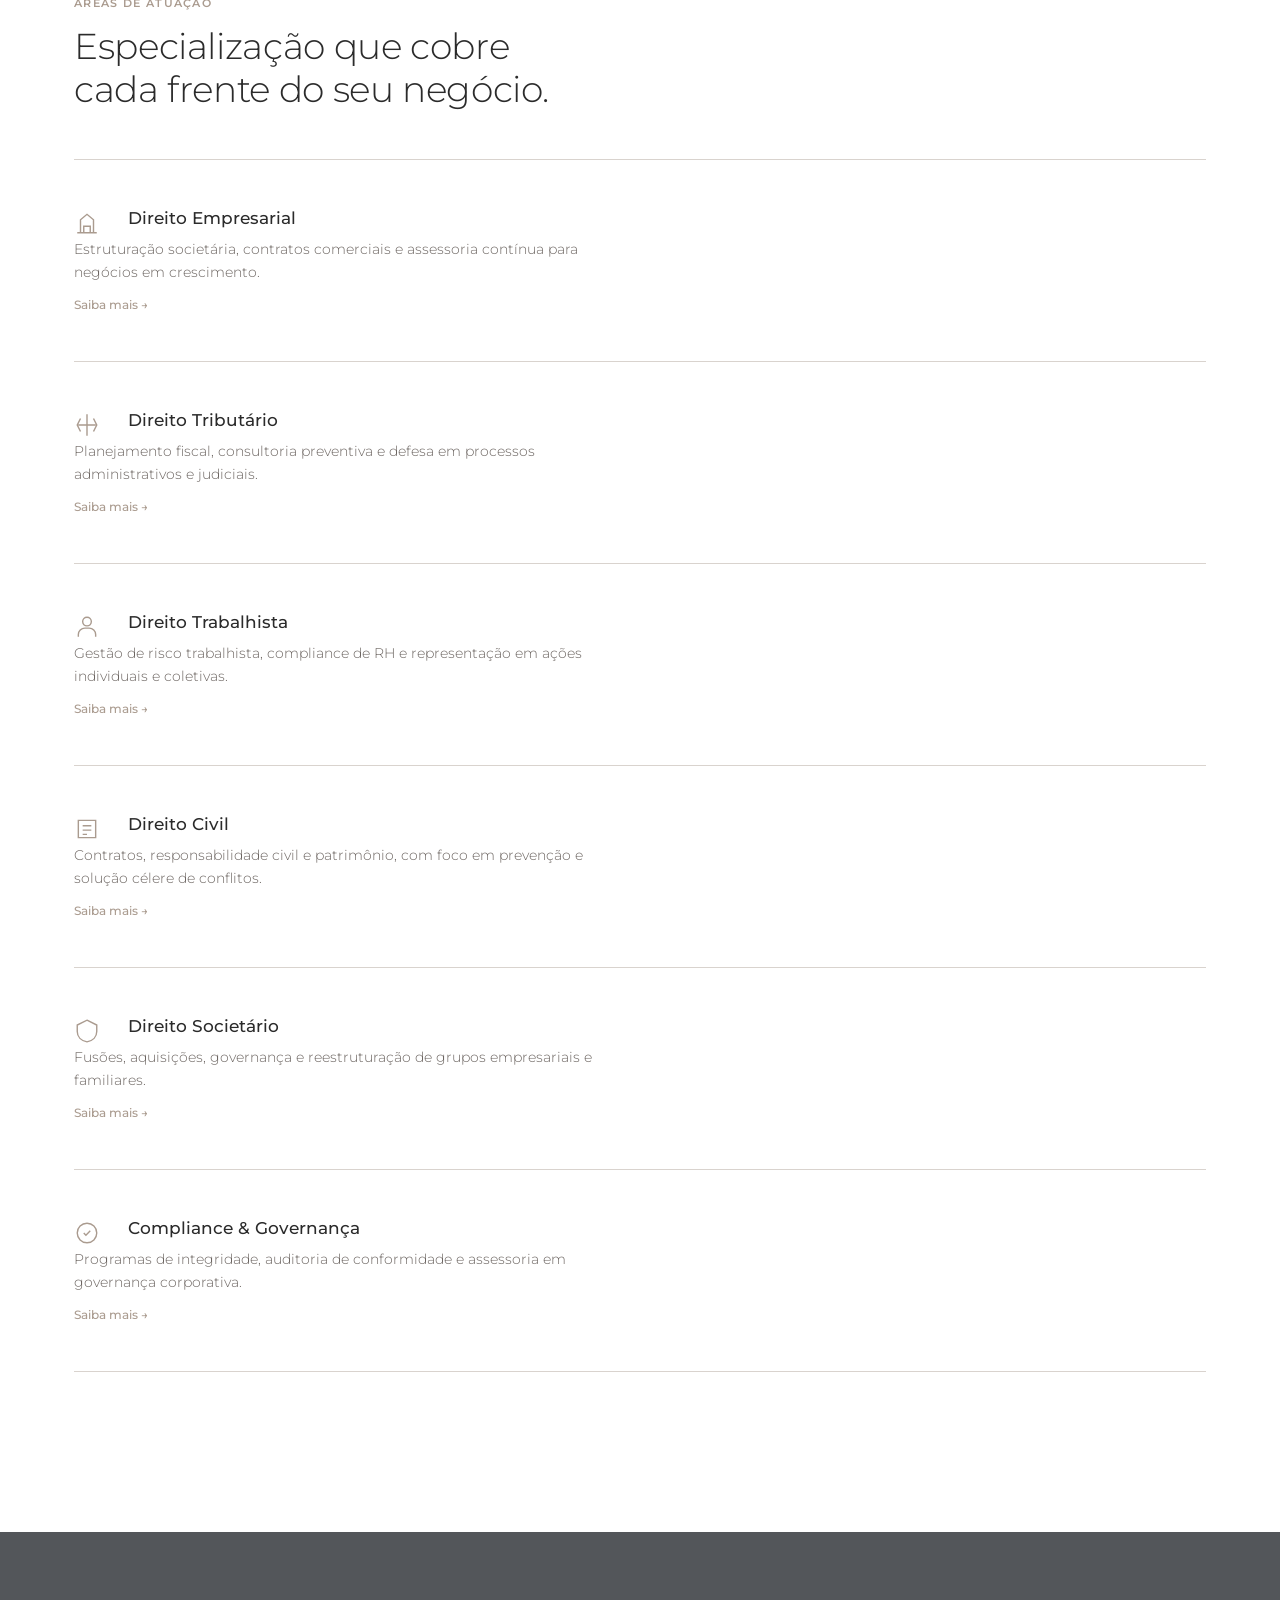
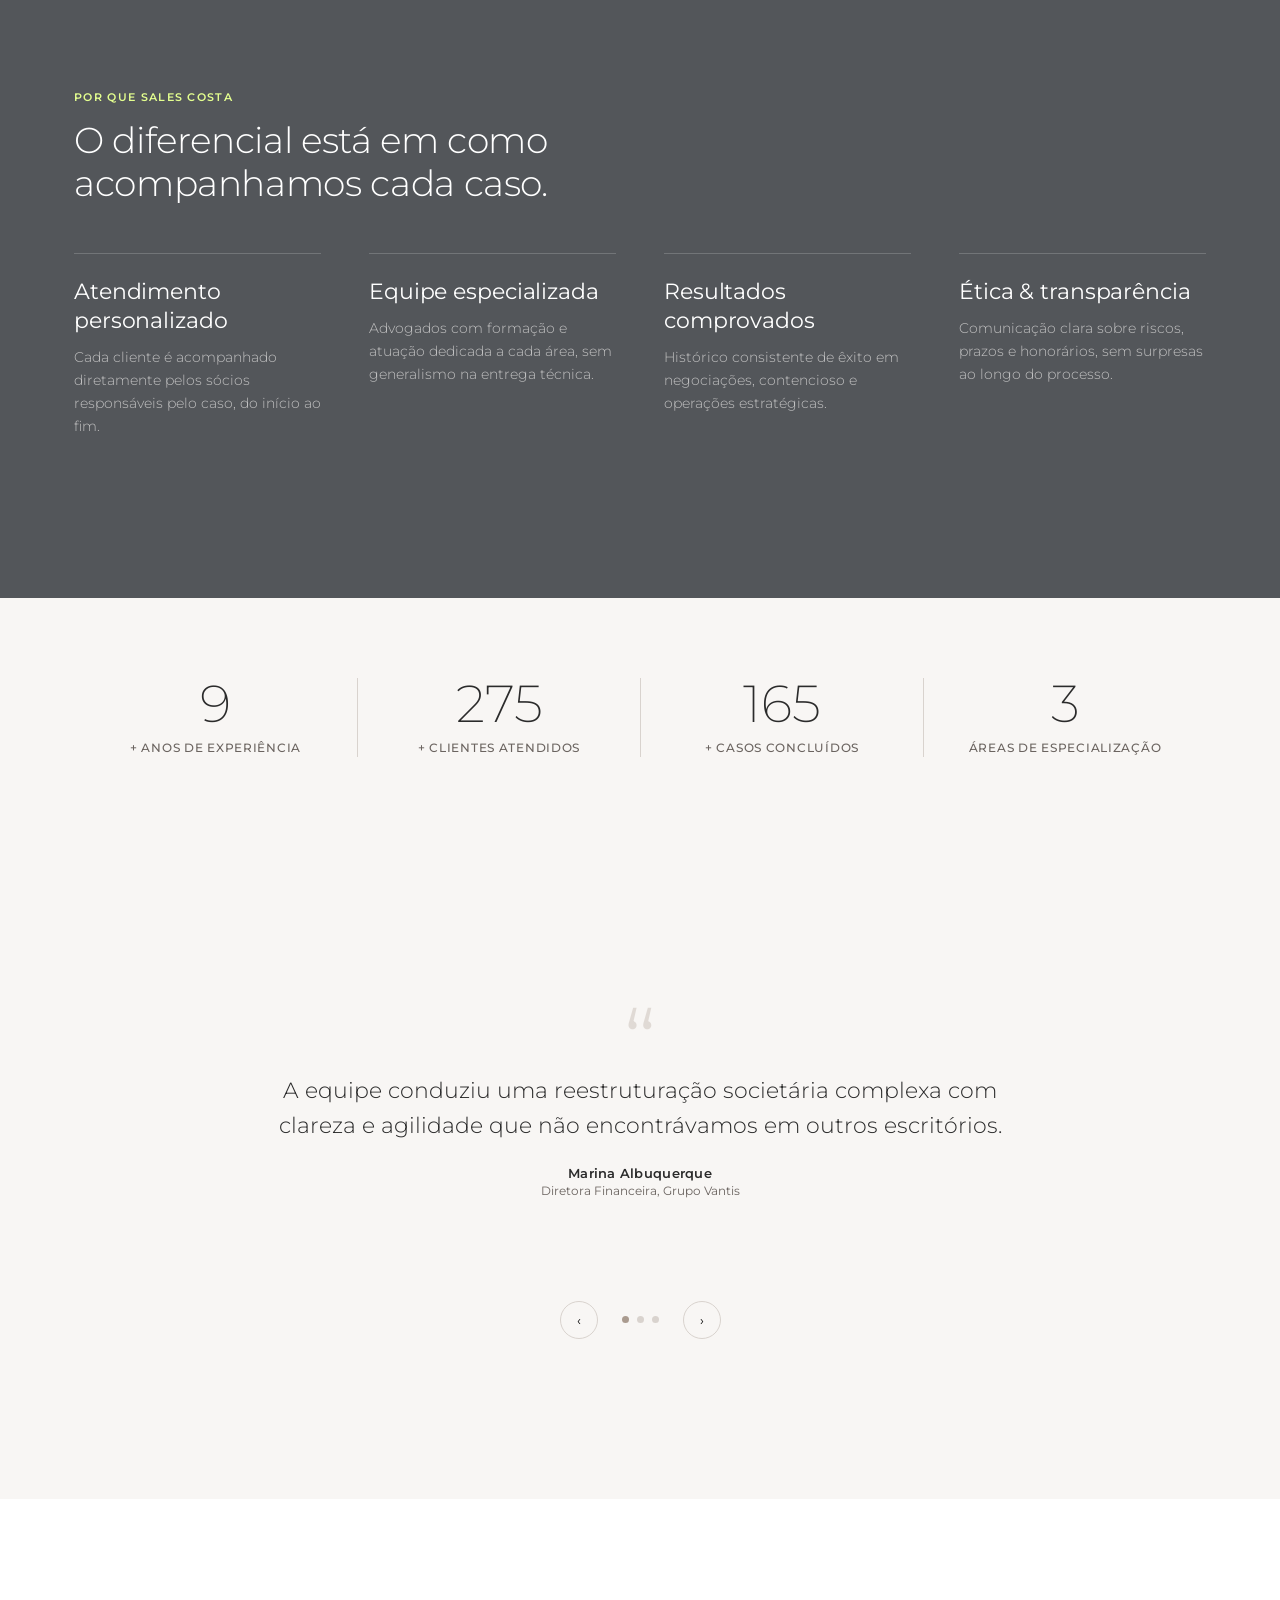
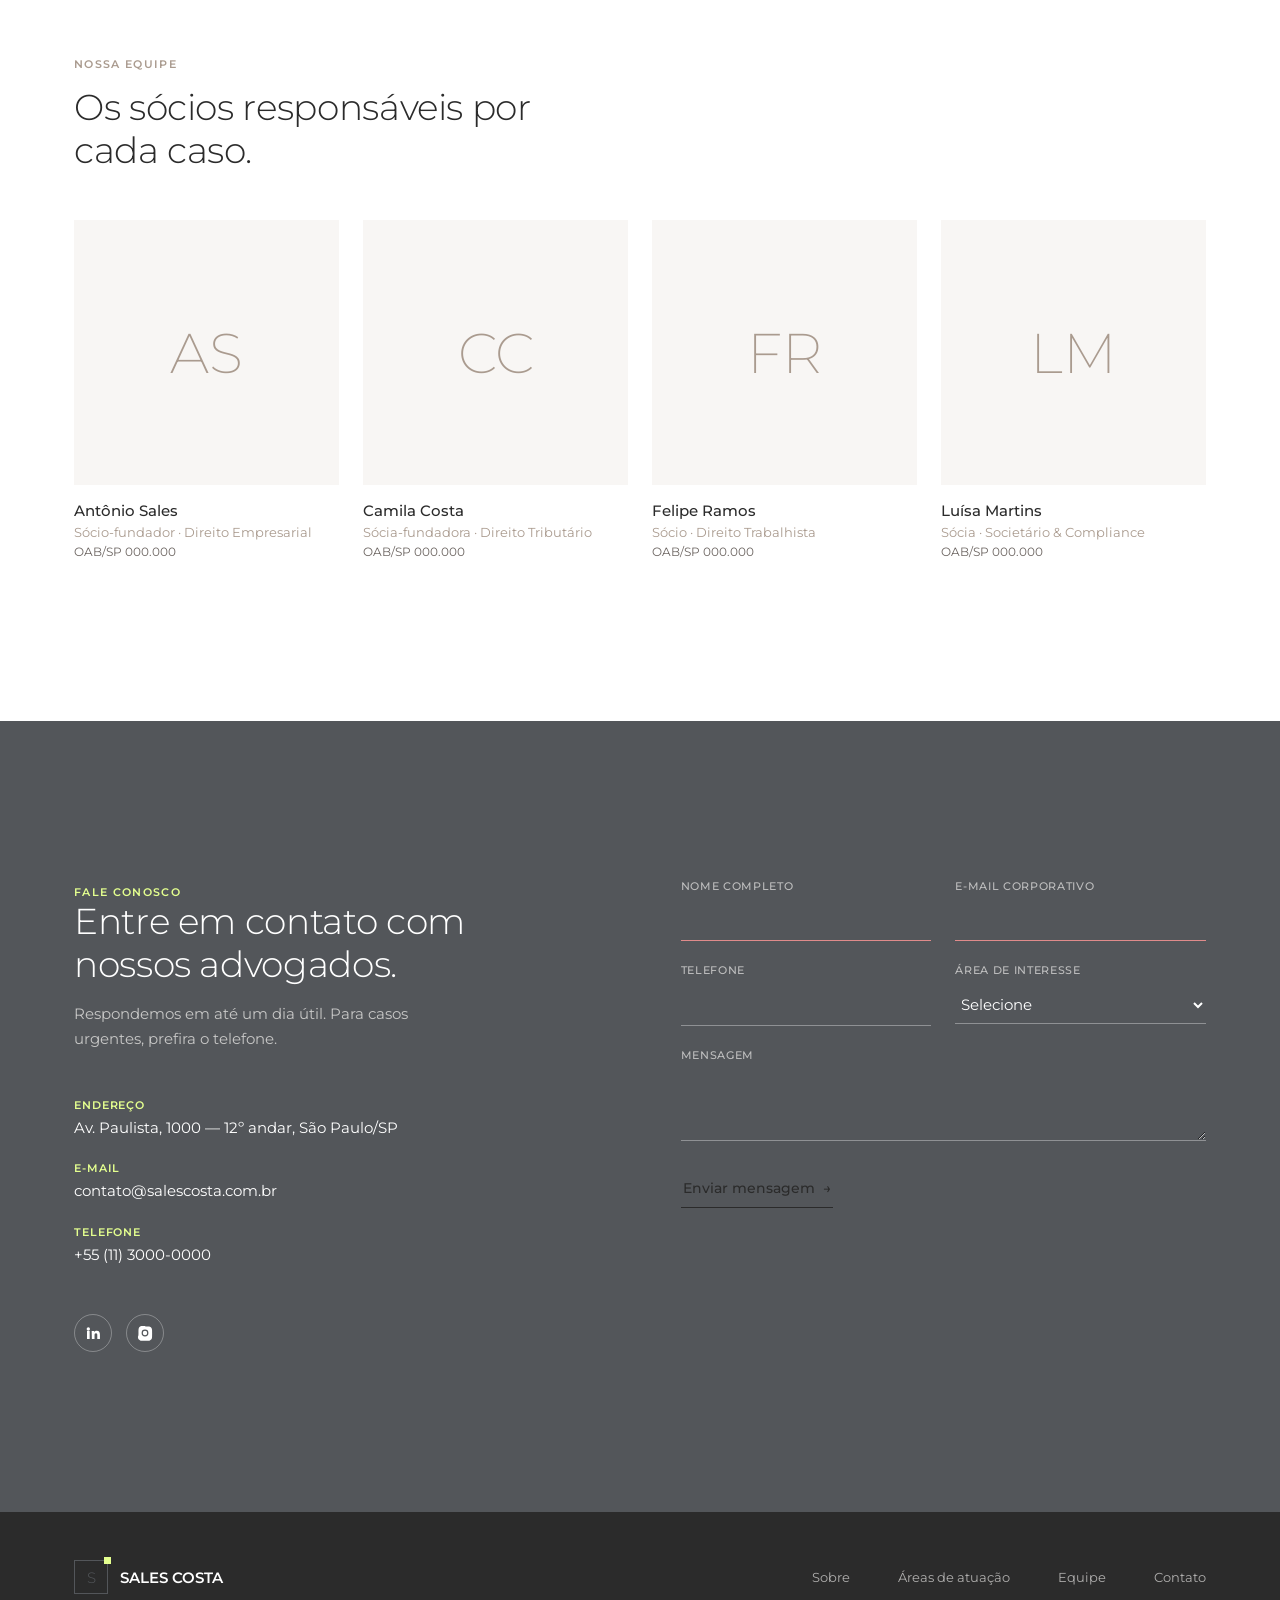
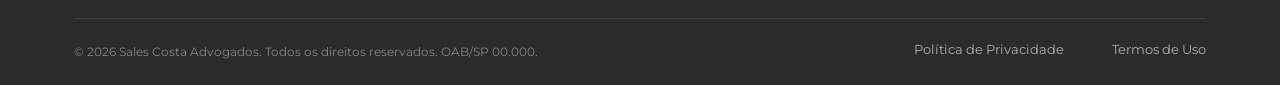
<file: index-minimal.html>
<!doctype html>
<html lang="pt-BR">
<head>
<meta charset="utf-8">
<meta name="viewport" content="width=device-width, initial-scale=1">
<title>Sales Costa Advogados — Advocacia estratégica e personalizada</title>
<meta name="description" content="Escritório de advocacia full-service com atuação estratégica em Direito Empresarial, Tributário, Trabalhista, Civil, Societário e Compliance. Comprometimento, confidencialidade e excelência.">
<meta property="og:title" content="Sales Costa Advogados">
<meta property="og:description" content="Advocacia estratégica e personalizada com foco em excelência e resultados corporativos de alto impacto.">
<meta property="og:type" content="website">
<link rel="icon" href="data:image/svg+xml,%3Csvg xmlns='http://www.w3.org/2000/svg' viewBox='0 0 64 64'%3E%3Crect width='64' height='64' fill='%2353565A'/%3E%3Crect x='44' y='4' width='16' height='16' fill='%23E4FF8F'/%3E%3Ctext x='32' y='44' font-family='Georgia,serif' font-size='34' fill='%23F8F6F4' text-anchor='middle'%3ES%3C/text%3E%3C/svg%3E">
<link rel="preconnect" href="https://fonts.googleapis.com">
<link rel="preconnect" href="https://fonts.gstatic.com" crossorigin>
<link href="https://fonts.googleapis.com/css2?family=Montserrat:wght@200;300;400;500;600;700&display=swap" rel="stylesheet">
<style>

/* ============ 1. DESIGN TOKENS ============ */
:root{
  --color-primary:      #AA9B8F;
  --color-primary-dark: #94847A;
  --color-dark:         #53565A;
  --color-accent:       #E4FF8F;

  --color-white:        #FFFFFF;
  --color-off-white:    #F8F6F4;
  --color-text-dark:    #2B2B2B;
  --color-text-mid:     #6B6460;
  --color-border:       #D9D3CE;
  --color-overlay:      rgba(83, 86, 90, 0.86);

  --font-serif: "Cormorant Garamond", Georgia, serif;
  --font-sans:  "DM Sans", Arial, sans-serif;

  --space-xs:  8px;
  --space-sm:  16px;
  --space-md:  24px;
  --space-lg:  48px;
  --space-xl:  80px;
  --space-2xl: 128px;

  --ease: cubic-bezier(.4,0,.2,1);
  --nav-h: 84px;
}

/* ============ 2. RESET ============ */
*,*::before,*::after{box-sizing:border-box}
html{scroll-behavior:smooth}
body{margin:0;font-family:var(--font-sans);font-weight:400;color:var(--color-text-dark);
     background:var(--color-white);-webkit-font-smoothing:antialiased;overflow-x:hidden}
img{max-width:100%;display:block}
a{color:inherit;text-decoration:none}
button{font-family:inherit;cursor:pointer}
ul{list-style:none;margin:0;padding:0}
h1,h2,h3,h4,p{margin:0}
section{position:relative}
.container{max-width:1180px;margin:0 auto;padding:0 var(--space-md)}
@media (max-width:600px){ .container{padding:0 20px} }

:focus-visible{outline:2px solid var(--color-accent);outline-offset:3px}

.eyebrow{font:500 12px/1 var(--font-sans);text-transform:uppercase;letter-spacing:.22em;color:var(--color-primary)}
.eyebrow.on-dark{color:var(--color-accent)}
h2.section-title{font:400 2.25rem/1.2 var(--font-serif);color:var(--color-text-dark);max-width:20ch}
h2.section-title.on-dark{color:var(--color-white)}
.section-head{margin-bottom:var(--space-lg)}
.section-head .eyebrow{margin-bottom:var(--space-sm);display:block}

/* reveal-on-scroll (single orchestrated pattern) */
[data-animate]{opacity:0;transform:translateY(28px);transition:opacity .7s var(--ease),transform .7s var(--ease)}
[data-animate].is-visible{opacity:1;transform:none}
@media (prefers-reduced-motion: reduce){
  [data-animate]{opacity:1!important;transform:none!important;transition:none!important}
  html{scroll-behavior:auto}
}

/* ============ 3. BUTTONS ============ */
.btn{display:inline-flex;align-items:center;gap:10px;padding:15px 30px;font:500 12px/1 var(--font-sans);
     text-transform:uppercase;letter-spacing:.14em;border-radius:2px;transition:all .3s var(--ease);
     border:1px solid transparent;white-space:nowrap}
.btn-primary{background:var(--color-primary);color:var(--color-white)}
.btn-primary:hover{background:var(--color-primary-dark)}
.btn-outline{border-color:rgba(255,255,255,.55);color:var(--color-white)}
.btn-outline:hover{border-color:var(--color-white);background:rgba(255,255,255,.08)}
.btn-outline.on-light{border-color:var(--color-text-dark);color:var(--color-text-dark)}
.btn-outline.on-light:hover{background:var(--color-text-dark);color:var(--color-white)}

/* ============ 4. NAVBAR ============ */
.navbar{position:fixed;top:0;left:0;right:0;z-index:100;height:var(--nav-h);
        display:flex;align-items:center;background:transparent;
        transition:background .35s var(--ease),box-shadow .35s var(--ease),height .35s var(--ease)}
.navbar .container{display:flex;align-items:center;justify-content:space-between;width:100%}
.navbar.scrolled{background:var(--color-dark);box-shadow:0 4px 20px rgba(0,0,0,.15);height:72px}

.brand{display:flex;align-items:center;gap:12px}
.brand-mark{width:34px;height:34px;flex:0 0 34px;background:var(--color-dark);position:relative}
.brand-mark::after{content:"";position:absolute;top:-4px;right:-4px;width:10px;height:10px;background:var(--color-accent)}
.brand-mark span{position:absolute;inset:0;display:flex;align-items:center;justify-content:center;
                  font:400 20px/1 var(--font-serif);color:var(--color-off-white)}
.brand-word{font:400 17px/1 var(--font-serif);letter-spacing:.03em;color:var(--color-white)}
.brand-word b{font-weight:600}

.nav-links{display:flex;align-items:center;gap:var(--space-lg)}
.nav-links a{font:500 13px/1 var(--font-sans);letter-spacing:.03em;color:rgba(255,255,255,.88);
             padding:6px 0;position:relative}
.nav-links a::after{content:"";position:absolute;left:0;bottom:-2px;width:0;height:1px;background:var(--color-accent);
                     transition:width .25s var(--ease)}
.nav-links a:hover::after{width:100%}
.nav-cta{margin-left:var(--space-sm)}

.burger{display:none;width:38px;height:38px;border:1px solid rgba(255,255,255,.4);background:none;
        border-radius:2px;position:relative;z-index:110}
.burger span,.burger span::before,.burger span::after{content:"";position:absolute;left:9px;width:20px;height:1.5px;
        background:#fff;transition:transform .25s var(--ease),opacity .25s var(--ease)}
.burger span{top:18px}
.burger span::before{top:-6px}
.burger span::after{top:6px}
.burger.open span{background:transparent}
.burger.open span::before{transform:translateY(6px) rotate(45deg)}
.burger.open span::after{transform:translateY(-6px) rotate(-45deg)}

@media (max-width:1023px){
  .nav-links{position:fixed;top:0;right:0;height:100vh;width:min(320px,86vw);
             background:var(--color-dark);flex-direction:column;align-items:flex-start;
             padding:100px 32px 40px;gap:var(--space-md);transform:translateX(100%);
             transition:transform .35s var(--ease);box-shadow:-10px 0 40px rgba(0,0,0,.25)}
  .nav-links.open{transform:translateX(0)}
  .nav-links a{font-size:15px}
  .nav-cta{margin-left:0;margin-top:var(--space-sm)}
  .burger{display:block}
}

/* ============ 5. HERO ============ */
.hero{min-height:100vh;display:flex;align-items:center;background:var(--color-dark);
      position:relative;overflow:hidden;isolation:isolate}
.hero::before{content:"";position:absolute;inset:0;
      background:radial-gradient(120% 90% at 50% 0%, rgba(170,155,143,.16), transparent 60%),
                 linear-gradient(180deg,#57595d 0%,#53565A 50%,#46484b 100%);
      z-index:-2}
.hero::after{content:"";position:absolute;inset:0;background:rgba(43,44,47,.25);z-index:-1}
.hero-inner{max-width:720px;margin:0 auto;text-align:center;
      padding:calc(var(--nav-h) + 40px) var(--space-md) var(--space-xl)}
.hero .eyebrow{color:var(--color-accent);letter-spacing:.3em;margin-bottom:var(--space-md)}
.hero h1{font:300 clamp(2.4rem,5.6vw,4rem)/1.18 var(--font-serif);color:var(--color-white);margin-bottom:var(--space-md)}
.hero p.lead{font:300 1.125rem/1.7 var(--font-sans);color:rgba(248,246,244,.85);max-width:46ch;margin:0 auto var(--space-lg)}
.hero-ctas{display:flex;gap:18px;justify-content:center;flex-wrap:wrap}
.scroll-indicator{position:absolute;bottom:36px;left:50%;transform:translateX(-50%);
      width:26px;height:42px;border:1px solid rgba(255,255,255,.4);border-radius:14px}
.scroll-indicator::after{content:"";position:absolute;top:8px;left:50%;width:4px;height:4px;
      background:var(--color-accent);border-radius:50%;transform:translateX(-50%);
      animation:bounce 2s infinite}
@keyframes bounce{0%,100%{opacity:1;top:8px}60%{opacity:0;top:22px}}
@media (prefers-reduced-motion: reduce){ .scroll-indicator::after{animation:none} }
@media (max-width:600px){ .hero-ctas{flex-direction:column;align-items:stretch} .hero-ctas .btn{justify-content:center} }

@media (max-width:900px){
  .hero-inner{max-width:100%;padding:calc(var(--nav-h) + 40px) 20px var(--space-xl)}
}

/* ============ 5.5 COMUNICADO AO MERCADO ============ */
.press{background:var(--color-dark);padding:var(--space-2xl) 0;position:relative;overflow:hidden}
.press .container{position:relative;max-width:900px}
.press .wordmark-watermark{font:300 20rem/1 var(--font-serif);color:var(--color-white);opacity:.045;
      position:absolute;top:-70px;right:-40px;user-select:none;z-index:0;pointer-events:none}
.press-head{position:relative;z-index:1;margin-bottom:var(--space-lg)}
.press-head .eyebrow{margin-bottom:var(--space-md);display:block}
.press-head h2{font:400 2rem/1.32 var(--font-serif);color:var(--color-white);max-width:24ch;margin-bottom:var(--space-md)}
.press-divider{width:80px;height:2px;background:var(--color-accent);border:none;margin:0}
.press-body{position:relative;z-index:1;display:flex;flex-direction:column;gap:var(--space-md)}
.press-body p{font:400 16px/1.75 var(--font-sans);color:rgba(248,246,244,.78);max-width:70ch}
.press-body p b{color:var(--color-white);font-weight:500}
.press-info{position:relative;z-index:1;display:grid;grid-template-columns:repeat(3,1fr);gap:var(--space-lg);
      margin-top:var(--space-xl);padding-top:var(--space-md);border-top:1px solid var(--color-accent)}
.press-info dt{font:500 11px/1 var(--font-sans);text-transform:uppercase;letter-spacing:.1em;
      color:var(--color-accent);margin-bottom:var(--space-sm)}
.press-info dd{font:400 14px/1.6 var(--font-sans);color:rgba(248,246,244,.82);margin:0 0 var(--space-sm)}
.press-info a{color:rgba(248,246,244,.82)}
.press-info a:hover{color:var(--color-accent)}
@media (max-width:768px){
  .press-info{grid-template-columns:1fr;gap:var(--space-md)}
  .press .wordmark-watermark{font-size:11rem;top:-30px;right:-30px}
}

/* ============ 6. SOBRE ============ */
.about{background:var(--color-off-white);padding:var(--space-2xl) 0}
.about .container{display:grid;grid-template-columns:.72fr 1fr;gap:var(--space-2xl)}
.about-visual{position:relative}
.about-visual .wordmark-watermark{font:300 13rem/1 var(--font-serif);color:var(--color-primary);
     opacity:.09;position:absolute;top:-40px;left:-14px;user-select:none}
.about-visual h2{position:relative;font:400 2.5rem/1.22 var(--font-serif);color:var(--color-text-dark)}
.about-copy p{font:400 16px/1.75 var(--font-sans);color:var(--color-text-mid);margin-bottom:var(--space-md);
              padding-left:var(--space-md);border-left:2px solid var(--color-primary);max-width:56ch}
.pillars{display:flex;gap:var(--space-lg);margin-top:var(--space-lg);flex-wrap:wrap}
.pillar b{display:block;font:400 1.375rem/1 var(--font-serif);font-style:italic;color:var(--color-primary);margin-bottom:6px}
.pillar span{font:400 13px/1.4 var(--font-sans);color:var(--color-text-mid)}

@media (max-width:1023px){
  .about .container{grid-template-columns:1fr;gap:var(--space-lg)}
  .about-visual .wordmark-watermark{font-size:8rem;top:-20px}
}

/* ============ 7. ÁREAS DE ATUAÇÃO ============ */
.practice{background:var(--color-white);padding:var(--space-2xl) 0}
.practice-grid{display:grid;grid-template-columns:repeat(3,1fr);gap:1px;background:var(--color-border);
                border:1px solid var(--color-border)}
.practice-card{background:var(--color-white);padding:var(--space-lg) var(--space-md);
                transition:background .3s var(--ease)}
.practice-card:hover{background:var(--color-off-white)}
.practice-card .icon{width:34px;height:34px;color:var(--color-primary);margin-bottom:var(--space-md)}
.practice-card h3{font:500 16px/1.3 var(--font-sans);margin-bottom:10px}
.practice-card p{font:400 14px/1.65 var(--font-sans);color:var(--color-text-mid);margin-bottom:var(--space-md)}
.practice-card .more{font:500 12px/1 var(--font-sans);letter-spacing:.05em;color:var(--color-primary);
      border-bottom:1px solid transparent;padding-bottom:3px;transition:border-color .25s}
.practice-card:hover .more{border-color:var(--color-primary)}

@media (max-width:1023px){ .practice-grid{grid-template-columns:repeat(2,1fr)} }
@media (max-width:640px){ .practice-grid{grid-template-columns:1fr} }

/* ============ 8. DIFERENCIAIS ============ */
.diff{background:var(--color-dark);padding:var(--space-2xl) 0}
.diff-grid{display:grid;grid-template-columns:repeat(4,1fr);gap:var(--space-lg)}
.diff-item{border-top:1px solid rgba(255,255,255,.18);padding-top:var(--space-md)}
.diff-item h3{font:400 1.375rem/1.3 var(--font-serif);color:var(--color-white);margin-bottom:10px}
.diff-item p{font:400 14px/1.65 var(--font-sans);color:rgba(248,246,244,.68)}
@media (max-width:1023px){ .diff-grid{grid-template-columns:1fr 1fr} }
@media (max-width:600px){ .diff-grid{grid-template-columns:1fr} }

/* ============ 9. NÚMEROS ============ */
.stats{background:var(--color-primary);padding:var(--space-xl) 0}
.stats-grid{display:grid;grid-template-columns:repeat(4,1fr)}
.stat{text-align:center;padding:0 var(--space-sm);border-left:1px solid rgba(255,255,255,.3)}
.stat:first-child{border-left:none}
.stat .num{font:300 3.25rem/1 var(--font-serif);color:var(--color-white)}
.stat .label{font:500 12px/1.4 var(--font-sans);text-transform:uppercase;letter-spacing:.08em;
             color:rgba(255,255,255,.85);margin-top:10px}
@media (max-width:640px){
  .stats-grid{grid-template-columns:1fr 1fr;row-gap:var(--space-lg)}
  .stat:nth-child(3){border-left:none}
  .stat:nth-child(odd){border-left:none}
}

/* ============ 10. DEPOIMENTOS ============ */
.testimonials{background:var(--color-off-white);padding:var(--space-2xl) 0}
.t-wrap{max-width:760px;margin:0 auto;text-align:center;position:relative}
.t-quote-mark{font:400 6rem/1 var(--font-serif);color:var(--color-primary);opacity:.5;display:block;margin-bottom:-20px}
.t-track{position:relative;min-height:180px}
.t-slide{position:absolute;inset:0;opacity:0;transition:opacity .5s var(--ease);pointer-events:none}
.t-slide.active{opacity:1;pointer-events:auto}
.t-slide p{font:400 1.375rem/1.6 var(--font-serif);font-style:italic;color:var(--color-text-dark);margin-bottom:var(--space-md)}
.t-slide .who b{font:500 13px/1 var(--font-sans);letter-spacing:.02em;color:var(--color-text-dark);display:block}
.t-slide .who span{font:400 12px/1.4 var(--font-sans);color:var(--color-text-mid)}
.t-controls{display:flex;align-items:center;justify-content:center;gap:var(--space-md);margin-top:var(--space-lg)}
.t-arrow{width:38px;height:38px;border:1px solid var(--color-border);border-radius:50%;background:none;
         display:flex;align-items:center;justify-content:center;transition:border-color .25s,background .25s}
.t-arrow:hover{border-color:var(--color-primary);background:var(--color-white)}
.t-dots{display:flex;gap:8px}
.t-dot{width:7px;height:7px;border-radius:50%;background:var(--color-border);border:none;padding:0}
.t-dot.active{background:var(--color-primary)}

/* ============ 11. EQUIPE ============ */
.team{background:var(--color-white);padding:var(--space-2xl) 0}
.team-grid{display:grid;grid-template-columns:repeat(4,1fr);gap:var(--space-md)}
.team-card{position:relative}
.team-photo{aspect-ratio:1/1;background:var(--color-off-white);position:relative;overflow:hidden}
.team-photo .initials{position:absolute;inset:0;display:flex;align-items:center;justify-content:center;
      font:300 3.5rem/1 var(--font-serif);color:var(--color-primary)}
.team-photo .overlay{position:absolute;inset:0;background:rgba(83,86,90,.85);opacity:0;
      display:flex;align-items:flex-end;padding:var(--space-sm);transition:opacity .3s var(--ease)}
.team-card:hover .overlay{opacity:1}
.team-photo .overlay a{font:500 12px/1 var(--font-sans);letter-spacing:.04em;color:var(--color-white);
      border-bottom:1px solid var(--color-accent);padding-bottom:3px}
.team-info{padding-top:var(--space-sm)}
.team-info h3{font:500 15px/1.3 var(--font-sans);margin-bottom:2px}
.team-info .role{font:400 13px/1.5 var(--font-sans);color:var(--color-primary);margin-bottom:2px}
.team-info .oab{font:400 12px/1.4 var(--font-sans);color:var(--color-text-mid)}
@media (max-width:1023px){ .team-grid{grid-template-columns:1fr 1fr} }
@media (max-width:600px){ .team-grid{grid-template-columns:1fr;max-width:340px;margin:0 auto} }

/* ============ 12. CONTATO ============ */
.contact{background:var(--color-dark);padding:var(--space-2xl) 0}
.contact .container{display:grid;grid-template-columns:.85fr 1fr;gap:var(--space-2xl)}
.contact-info h2{font:400 2.25rem/1.2 var(--font-serif);color:var(--color-white);margin-bottom:var(--space-sm)}
.contact-info>p{font:400 15px/1.65 var(--font-sans);color:rgba(248,246,244,.7);margin-bottom:var(--space-lg);max-width:40ch}
.contact-list{display:flex;flex-direction:column;gap:var(--space-md);margin-bottom:var(--space-lg)}
.contact-list dt{font:500 11px/1 var(--font-sans);text-transform:uppercase;letter-spacing:.1em;
      color:var(--color-accent);margin-bottom:6px}
.contact-list dd{font:400 15px/1.5 var(--font-sans);color:var(--color-white);margin:0}
.social-row{display:flex;gap:14px}
.social-row a{width:38px;height:38px;border:1px solid rgba(255,255,255,.3);border-radius:50%;
      display:flex;align-items:center;justify-content:center;color:#fff;transition:border-color .25s,background .25s}
.social-row a:hover{border-color:var(--color-accent);background:rgba(228,255,143,.1)}
.social-row svg{width:16px;height:16px}

.form-field{position:relative;margin-bottom:var(--space-md)}
.form-field label{display:block;font:500 11px/1 var(--font-sans);text-transform:uppercase;
      letter-spacing:.08em;color:rgba(248,246,244,.65);margin-bottom:10px}
.form-field input,.form-field select,.form-field textarea{width:100%;background:none;border:none;
      border-bottom:1px solid rgba(255,255,255,.35);color:var(--color-white);font:400 15px/1.5 var(--font-sans);
      padding:8px 2px;transition:border-color .25s}
.form-field select option{color:#111}
.form-field textarea{resize:vertical;min-height:70px}
.form-field input:focus,.form-field select:focus,.form-field textarea:focus{border-color:var(--color-accent);outline:none}
.form-field input:invalid:not(:placeholder-shown){border-color:#e08b8b}
.form-row{display:grid;grid-template-columns:1fr 1fr;gap:var(--space-md)}
.form-msg{font:400 13px/1.5 var(--font-sans);margin-top:var(--space-sm);min-height:18px}
.form-msg.success{color:var(--color-accent)}
.form-msg.error{color:#e08b8b}

@media (max-width:1023px){
  .contact .container{grid-template-columns:1fr;gap:var(--space-xl)}
}
@media (max-width:560px){ .form-row{grid-template-columns:1fr} }

/* ============ 13. FOOTER ============ */
.site-footer{background:#2B2B2B;padding:var(--space-lg) 0 var(--space-md)}
.footer-top{display:flex;justify-content:space-between;align-items:center;flex-wrap:wrap;gap:var(--space-md);
      padding-bottom:var(--space-md);border-bottom:1px solid rgba(255,255,255,.1)}
.footer-links{display:flex;gap:var(--space-lg);flex-wrap:wrap}
.footer-links a{font:400 13px/1 var(--font-sans);color:rgba(248,246,244,.65)}
.footer-links a:hover{color:var(--color-accent)}
.footer-bottom{display:flex;justify-content:space-between;flex-wrap:wrap;gap:var(--space-sm);padding-top:var(--space-md)}
.footer-bottom p{font:400 12px/1.5 var(--font-sans);color:rgba(248,246,244,.45)}

/* ============================================================
   VARIANTE MINIMALISTA — referência lefosse.com
   Fonte primária Montserrat. Mais espaço em branco, hairlines
   no lugar de blocos sólidos, tipografia leve, sem itálico.
   Estrutura, seções e paleta de cores originais mantidas.
   ============================================================ */
:root{
  --font-serif: "Montserrat", Arial, sans-serif;
  --font-sans:  "Montserrat", Arial, sans-serif;
  --space-2xl: 160px;
}

/* -- Eyebrows: tracking mais contido -- */
.eyebrow{ font-weight:600; letter-spacing:.12em; font-size:11px }

/* -- Headlines: peso leve, tracking negativo -- */
h2.section-title,
.about-visual h2,
.contact-info h2,
.press-head h2{ font-weight:300; letter-spacing:-.01em }
.hero h1{ font-weight:200; letter-spacing:-.015em }
.hero p.lead{ font-weight:300 }
.brand-word{ font-weight:600; letter-spacing:0; font-size:15px }

/* -- Logo: traço fino, sem bloco sólido -- */
.brand-mark{ background:transparent; border:1px solid var(--color-dark) }
.navbar.scrolled .brand-mark{ border-color:rgba(255,255,255,.5) }
.brand-mark::after{ width:7px; height:7px; top:-4px; right:-4px }
.brand-mark span{ font-weight:300; font-size:15px; color:var(--color-dark) }
.navbar.scrolled .brand-mark span{ color:var(--color-white) }

/* -- Botões: sem preenchimento pesado, sem caixa-alta, com seta sutil -- */
.btn{ text-transform:none; letter-spacing:0; font-size:14px; font-weight:500;
      padding:12px 2px; border-radius:0; gap:8px }
.btn-primary{ background:none; color:var(--color-text-dark); border:none;
      border-bottom:1px solid var(--color-text-dark) }
.btn-primary:hover{ background:none; border-color:var(--color-primary); color:var(--color-primary) }
.hero .btn-primary{ color:var(--color-white); border-color:rgba(255,255,255,.6) }
.hero .btn-primary:hover{ color:var(--color-accent); border-color:var(--color-accent) }
.btn-outline{ border:none; border-bottom:1px solid rgba(255,255,255,.5) }
.btn-outline:hover{ background:none; border-color:var(--color-white) }
.btn-outline.on-light{ border:none; border-bottom:1px solid var(--color-text-dark) }
.btn-outline.on-light:hover{ background:none; color:var(--color-primary); border-color:var(--color-primary) }
.btn::after{ content:"→"; transition:transform .25s var(--ease) }
.btn:hover::after{ transform:translateX(4px) }

/* -- Comunicado: watermark discreta em grotesk -- */
.press .wordmark-watermark{ font-weight:200; opacity:.035 }
.press-head h2{ font-weight:300 }
.press-divider{ background:var(--color-border); height:1px }
.press-body p{ font-weight:300 }

/* -- Sobre: watermark em grotesk, divisória fina, sem itálico -- */
.about-visual .wordmark-watermark{ font-weight:200; opacity:.05 }
.about-copy p{ border-left-width:1px; font-weight:300; color:var(--color-text-mid) }
.pillar b{ font-style:normal; font-weight:600; font-size:1rem; letter-spacing:.01em }
.pillars{ border-top:1px solid var(--color-border); padding-top:var(--space-lg); margin-top:var(--space-xl) }

/* -- Áreas de atuação: lista com hairlines, sem grid de cards -- */
.practice-grid{ display:block; background:none; border:none }
.practice-card{ padding:var(--space-lg) 0; border-top:1px solid var(--color-border) }
.practice-grid article:last-child{ border-bottom:1px solid var(--color-border) }
.practice-card::after{ content:""; display:block; clear:both }
.practice-card:hover{ background:none }
.practice-card .icon{ float:left; width:26px; height:26px; margin:2px 28px 0 0 }
.practice-card h3{ font-weight:500; font-size:1.05rem; margin-bottom:8px }
.practice-card p{ margin-bottom:10px; color:var(--color-text-mid); font-weight:300; max-width:60ch }
.practice-card .more{ letter-spacing:0; text-transform:none; font-weight:500 }
@media (max-width:700px){ .practice-card .icon{ float:none; margin:0 0 var(--space-sm) } }

/* -- Diferenciais: tipografia mais leve -- */
.diff-item h3{ font-weight:400; letter-spacing:-.005em }
.diff-item p{ font-weight:300 }

/* -- Em números: hairline em vez de bloco sólido de cor -- */
.stats{ background:var(--color-off-white) }
.stat{ border-left:1px solid var(--color-border) }
.stat .num{ font-weight:200; color:var(--color-text-dark) }
.stat .label{ color:var(--color-text-mid); font-weight:500; letter-spacing:.06em }

/* -- Depoimentos: sem itálico serifado, aspas discretas -- */
.t-quote-mark{ font-weight:300; opacity:.3 }
.t-slide p{ font-style:normal; font-weight:300; letter-spacing:0 }
.t-slide .who b{ font-weight:600 }

/* -- Equipe: quadrados retos, iniciais mais leves -- */
.team-photo{ border-radius:0 }
.team-photo .initials{ font-weight:200; color:var(--color-primary) }
.team-info h3{ font-weight:500 }

/* -- Contato -- */
.contact-info h2{ font-weight:300 }
.contact-list dt{ font-weight:600; letter-spacing:.08em }
.form-field label{ font-weight:500; letter-spacing:.06em }

</style>
</head>
<body>

<!-- ============ NAVBAR ============ -->
<header class="navbar" id="navbar">
  <div class="container">
    <a href="#hero" class="brand" aria-label="Sales Costa Advogados — início">
      <span class="brand-mark"><span>S</span></span>
      <span class="brand-word">SALES <b>COSTA</b></span>
    </a>
    <nav class="nav-links" id="navLinks">
      <a href="#comunicado">Comunicado</a>
      <a href="#sobre">Sobre</a>
      <a href="#areas">Áreas</a>
      <a href="#diferenciais">Diferenciais</a>
      <a href="#equipe">Equipe</a>
      <a href="#contato" class="btn btn-outline nav-cta">Fale conosco</a>
    </nav>
    <button class="burger" id="burger" aria-label="Abrir menu" aria-expanded="false" aria-controls="navLinks">
      <span></span>
    </button>
  </div>
</header>

<main>

  <!-- ============ HERO ============ -->
  <section class="hero" id="hero">
    <div class="hero-inner">
      <span class="eyebrow">Sales Costa Advogados</span>
      <h1>Junto nas decisões que constroem o futuro.</h1>
      <p class="lead">Advocacia estratégica e personalizada, com foco em excelência técnica e resultados corporativos de alto impacto.</p>
      <div class="hero-ctas">
        <a href="#sobre" class="btn btn-outline">Conheça o escritório</a>
        <a href="#contato" class="btn btn-primary">Fale conosco</a>
      </div>
    </div>
    <a href="#sobre" class="scroll-indicator" aria-label="Rolar para a próxima seção"></a>
  </section>

  <!-- ============ COMUNICADO AO MERCADO ============ -->
  <section class="press" id="comunicado">
    <span class="wordmark-watermark" aria-hidden="true">S</span>
    <div class="container">
      <div class="press-head" data-animate>
        <span class="eyebrow on-dark">Comunicado ao mercado</span>
        <h2>Dilson Higasi Sales e Rodrigo Moreira da Costa se unem e dão origem ao Sales Costa Advogados</h2>
        <hr class="press-divider">
      </div>
      <div class="press-body" data-animate>
        <p>O mercado jurídico ganha uma nova banca desenvolvida para atuar nas áreas mais críticas das decisões empresariais e familiares. A Higasi Sales Advogados e Rodrigo Moreira da Costa unem suas trajetórias e expertises para celebrar o início do <b>Sales Costa Advogados</b>.</p>
        <p>A nova banca consolida mais de uma década de atuação estratégica dos fundadores. Os sócios atuam de perto na viabilidade dos negócios, conectando inteligência tributária, gestão patrimonial e capacidade técnica nas áreas cível, imobiliária e societária, sempre com foco na eficiência das operações do cliente.</p>
        <p>"A ideia surgiu de uma constatação simples. Nossos clientes enfrentavam as mesmas decisões tributárias, societárias, patrimoniais, mas raramente encontravam isso sob o mesmo teto, com o mesmo nível de profundidade técnica em cada frente", afirma <b>Dilson Higasi Sales</b>.</p>
        <p>Para <b>Rodrigo Moreira da Costa</b>, a união reflete uma evolução necessária na forma como o mercado consome assessoria jurídica. "O advogado não pode mais atuar em blocos isolados. As decisões de uma empresa ou família atravessam o societário, o tributário e o imobiliário ao mesmo tempo, e é essa visão conjunta que passamos a oferecer a partir de hoje."</p>
        <p>O <b>Sales Costa Advogados</b> inicia suas atividades de forma integrada entre as sedes de São Paulo e Florianópolis, cobrindo o ciclo completo de negócios e patrimônios, da constituição ao crescimento e à sucessão.</p>
      </div>
    </div>
  </section>

  <!-- ============ SOBRE ============ -->
  <section class="about" id="sobre">
    <div class="container">
      <div class="about-visual" data-animate>
        <span class="wordmark-watermark" aria-hidden="true">S</span>
        <h2>Uma trajetória construída sobre confiança e critério técnico.</h2>
      </div>
      <div class="about-copy" data-animate>
        <p>Há mais de quinze anos, o Sales Costa Advogados acompanha empresas e famílias em decisões que definem seu futuro — da estruturação societária a disputas complexas — sempre com a mesma exigência técnica do primeiro caso.</p>
        <p>Trabalhamos como uma extensão do time do cliente: entendemos o negócio antes de propor a estratégia, e medimos nosso trabalho pelo resultado alcançado, não pelas horas registradas.</p>
        <p>Essa forma de atuar se sustenta em três pilares que orientam cada decisão do escritório, do primeiro contato à conclusão do caso.</p>
        <div class="pillars">
          <div class="pillar"><b>Comprometimento</b><span>Disponibilidade real com cada cliente e cada causa.</span></div>
          <div class="pillar"><b>Confidencialidade</b><span>Sigilo absoluto sobre informações estratégicas.</span></div>
          <div class="pillar"><b>Excelência</b><span>Rigor técnico em cada peça, parecer e negociação.</span></div>
        </div>
      </div>
    </div>
  </section>

  <!-- ============ ÁREAS DE ATUAÇÃO ============ -->
  <section class="practice" id="areas">
    <div class="container">
      <div class="section-head" data-animate>
        <span class="eyebrow">Áreas de atuação</span>
        <h2 class="section-title">Especialização que cobre cada frente do seu negócio.</h2>
      </div>
      <div class="practice-grid" data-animate>

        <article class="practice-card">
          <svg class="icon" viewBox="0 0 24 24" fill="none" stroke="currentColor" stroke-width="1.3"><path d="M3 21h18M6 21V9l6-5 6 5v12M9 21v-6h6v6"/></svg>
          <h3>Direito Empresarial</h3>
          <p>Estruturação societária, contratos comerciais e assessoria contínua para negócios em crescimento.</p>
          <a href="#contato" class="more">Saiba mais →</a>
        </article>

        <article class="practice-card">
          <svg class="icon" viewBox="0 0 24 24" fill="none" stroke="currentColor" stroke-width="1.3"><path d="M12 2v20M4 12h16M6 6l-3 6 3 6M18 6l3 6-3 6"/></svg>
          <h3>Direito Tributário</h3>
          <p>Planejamento fiscal, consultoria preventiva e defesa em processos administrativos e judiciais.</p>
          <a href="#contato" class="more">Saiba mais →</a>
        </article>

        <article class="practice-card">
          <svg class="icon" viewBox="0 0 24 24" fill="none" stroke="currentColor" stroke-width="1.3"><circle cx="12" cy="7" r="4"/><path d="M4 21v-2a6 6 0 0 1 6-6h4a6 6 0 0 1 6 6v2"/></svg>
          <h3>Direito Trabalhista</h3>
          <p>Gestão de risco trabalhista, compliance de RH e representação em ações individuais e coletivas.</p>
          <a href="#contato" class="more">Saiba mais →</a>
        </article>

        <article class="practice-card">
          <svg class="icon" viewBox="0 0 24 24" fill="none" stroke="currentColor" stroke-width="1.3"><path d="M4 4h16v16H4z"/><path d="M8 9h8M8 13h8M8 17h4"/></svg>
          <h3>Direito Civil</h3>
          <p>Contratos, responsabilidade civil e patrimônio, com foco em prevenção e solução célere de conflitos.</p>
          <a href="#contato" class="more">Saiba mais →</a>
        </article>

        <article class="practice-card">
          <svg class="icon" viewBox="0 0 24 24" fill="none" stroke="currentColor" stroke-width="1.3"><path d="M12 2l9 4.5v6c0 5-3.6 8.6-9 9.5-5.4-.9-9-4.5-9-9.5v-6L12 2z"/></svg>
          <h3>Direito Societário</h3>
          <p>Fusões, aquisições, governança e reestruturação de grupos empresariais e familiares.</p>
          <a href="#contato" class="more">Saiba mais →</a>
        </article>

        <article class="practice-card">
          <svg class="icon" viewBox="0 0 24 24" fill="none" stroke="currentColor" stroke-width="1.3"><path d="M9 12l2 2 4-4"/><circle cx="12" cy="12" r="9"/></svg>
          <h3>Compliance &amp; Governança</h3>
          <p>Programas de integridade, auditoria de conformidade e assessoria em governança corporativa.</p>
          <a href="#contato" class="more">Saiba mais →</a>
        </article>

      </div>
    </div>
  </section>

  <!-- ============ DIFERENCIAIS ============ -->
  <section class="diff" id="diferenciais">
    <div class="container">
      <div class="section-head" data-animate>
        <span class="eyebrow on-dark">Por que Sales Costa</span>
        <h2 class="section-title on-dark">O diferencial está em como acompanhamos cada caso.</h2>
      </div>
      <div class="diff-grid" data-animate>
        <div class="diff-item">
          <h3>Atendimento personalizado</h3>
          <p>Cada cliente é acompanhado diretamente pelos sócios responsáveis pelo caso, do início ao fim.</p>
        </div>
        <div class="diff-item">
          <h3>Equipe especializada</h3>
          <p>Advogados com formação e atuação dedicada a cada área, sem generalismo na entrega técnica.</p>
        </div>
        <div class="diff-item">
          <h3>Resultados comprovados</h3>
          <p>Histórico consistente de êxito em negociações, contencioso e operações estratégicas.</p>
        </div>
        <div class="diff-item">
          <h3>Ética &amp; transparência</h3>
          <p>Comunicação clara sobre riscos, prazos e honorários, sem surpresas ao longo do processo.</p>
        </div>
      </div>
    </div>
  </section>

  <!-- ============ EM NÚMEROS ============ -->
  <section class="stats">
    <div class="container">
      <div class="stats-grid" data-animate>
        <div class="stat"><span class="num counter-number" data-target="15">0</span><div class="label">+ Anos de experiência</div></div>
        <div class="stat"><span class="num counter-number" data-target="500">0</span><div class="label">+ Clientes atendidos</div></div>
        <div class="stat"><span class="num counter-number" data-target="300">0</span><div class="label">+ Casos concluídos</div></div>
        <div class="stat"><span class="num counter-number" data-target="5">0</span><div class="label">Áreas de especialização</div></div>
      </div>
    </div>
  </section>

  <!-- ============ DEPOIMENTOS ============ -->
  <section class="testimonials">
    <div class="container">
      <div class="t-wrap" data-animate>
        <span class="t-quote-mark" aria-hidden="true">“</span>
        <div class="t-track" id="tTrack">
          <div class="t-slide active">
            <p>A equipe conduziu uma reestruturação societária complexa com clareza e agilidade que não encontrávamos em outros escritórios.</p>
            <div class="who"><b>Marina Albuquerque</b><span>Diretora Financeira, Grupo Vantis</span></div>
          </div>
          <div class="t-slide">
            <p>Confiamos ao Sales Costa nosso maior contencioso tributário. O acompanhamento foi próximo e o resultado, excepcional.</p>
            <div class="who"><b>Rodrigo Fontella</b><span>CEO, Fontella Indústria</span></div>
          </div>
          <div class="t-slide">
            <p>Mais do que pareceres técnicos, recebemos orientação estratégica de verdade em cada decisão de negócio.</p>
            <div class="who"><b>Beatriz Nogueira</b><span>Sócia-fundadora, Nogueira & Cia</span></div>
          </div>
        </div>
        <div class="t-controls">
          <button class="t-arrow" id="tPrev" aria-label="Depoimento anterior">‹</button>
          <div class="t-dots" id="tDots"></div>
          <button class="t-arrow" id="tNext" aria-label="Próximo depoimento">›</button>
        </div>
      </div>
    </div>
  </section>

  <!-- ============ EQUIPE ============ -->
  <section class="team" id="equipe">
    <div class="container">
      <div class="section-head" data-animate>
        <span class="eyebrow">Nossa equipe</span>
        <h2 class="section-title">Os sócios responsáveis por cada caso.</h2>
      </div>
      <div class="team-grid" data-animate>

        <div class="team-card">
          <div class="team-photo">
            <span class="initials">AS</span>
            <div class="overlay"><a href="#" target="_blank" rel="noopener">Ver LinkedIn</a></div>
          </div>
          <div class="team-info">
            <h3>Antônio Sales</h3>
            <p class="role">Sócio-fundador · Direito Empresarial</p>
            <p class="oab">OAB/SP 000.000</p>
          </div>
        </div>

        <div class="team-card">
          <div class="team-photo">
            <span class="initials">CC</span>
            <div class="overlay"><a href="#" target="_blank" rel="noopener">Ver LinkedIn</a></div>
          </div>
          <div class="team-info">
            <h3>Camila Costa</h3>
            <p class="role">Sócia-fundadora · Direito Tributário</p>
            <p class="oab">OAB/SP 000.000</p>
          </div>
        </div>

        <div class="team-card">
          <div class="team-photo">
            <span class="initials">FR</span>
            <div class="overlay"><a href="#" target="_blank" rel="noopener">Ver LinkedIn</a></div>
          </div>
          <div class="team-info">
            <h3>Felipe Ramos</h3>
            <p class="role">Sócio · Direito Trabalhista</p>
            <p class="oab">OAB/SP 000.000</p>
          </div>
        </div>

        <div class="team-card">
          <div class="team-photo">
            <span class="initials">LM</span>
            <div class="overlay"><a href="#" target="_blank" rel="noopener">Ver LinkedIn</a></div>
          </div>
          <div class="team-info">
            <h3>Luísa Martins</h3>
            <p class="role">Sócia · Societário &amp; Compliance</p>
            <p class="oab">OAB/SP 000.000</p>
          </div>
        </div>

      </div>
    </div>
  </section>

  <!-- ============ CONTATO ============ -->
  <section class="contact" id="contato">
    <div class="container">
      <div class="contact-info" data-animate>
        <span class="eyebrow on-dark">Fale conosco</span>
        <h2>Entre em contato com nossos advogados.</h2>
        <p>Respondemos em até um dia útil. Para casos urgentes, prefira o telefone.</p>
        <dl class="contact-list">
          <div><dt>Endereço</dt><dd>Av. Paulista, 1000 — 12º andar, São Paulo/SP</dd></div>
          <div><dt>E-mail</dt><dd>contato@salescosta.com.br</dd></div>
          <div><dt>Telefone</dt><dd>+55 (11) 3000-0000</dd></div>
        </dl>
        <div class="social-row">
          <a href="#" aria-label="LinkedIn" target="_blank" rel="noopener"><svg viewBox="0 0 24 24" fill="currentColor"><path d="M4.98 3.5a2.5 2.5 0 1 1 0 5 2.5 2.5 0 0 1 0-5zM3 9h4v12H3zM10 9h3.8v1.7h.05c.53-1 1.83-2 3.77-2 4.03 0 4.78 2.6 4.78 6v6.3h-4v-5.6c0-1.34-.02-3.07-1.9-3.07-1.9 0-2.2 1.46-2.2 2.97V21h-4z"/></svg></a>
          <a href="#" aria-label="Instagram" target="_blank" rel="noopener"><svg viewBox="0 0 24 24" fill="currentColor"><path d="M12 2.2c3.2 0 3.58.01 4.85.07 1.17.05 1.97.24 2.43.4a4.9 4.9 0 0 1 1.77 1.15 4.9 4.9 0 0 1 1.15 1.77c.16.46.35 1.26.4 2.43.06 1.27.07 1.65.07 4.85s-.01 3.58-.07 4.85c-.05 1.17-.24 1.97-.4 2.43a4.9 4.9 0 0 1-1.15 1.77 4.9 4.9 0 0 1-1.77 1.15c-.46.16-1.26.35-2.43.4-1.27.06-1.65.07-4.85.07s-3.58-.01-4.85-.07c-1.17-.05-1.97-.24-2.43-.4a4.9 4.9 0 0 1-1.77-1.15 4.9 4.9 0 0 1-1.15-1.77c-.16-.46-.35-1.26-.4-2.43C2.21 15.58 2.2 15.2 2.2 12s.01-3.58.07-4.85c.05-1.17.24-1.97.4-2.43a4.9 4.9 0 0 1 1.15-1.77A4.9 4.9 0 0 1 5.6 1.8c.46-.16 1.26-.35 2.43-.4C9.3 1.34 9.68 1.33 12.9 1.33M12 6.9a5.1 5.1 0 1 0 0 10.2 5.1 5.1 0 0 0 0-10.2zm0 8.4a3.3 3.3 0 1 1 0-6.6 3.3 3.3 0 0 1 0 6.6zm5.3-8.6a1.19 1.19 0 1 1 0-2.38 1.19 1.19 0 0 1 0 2.38z"/></svg></a>
        </div>
      </div>

      <form class="contact-form" id="contactForm" data-animate novalidate>
        <div class="form-row">
          <div class="form-field">
            <label for="fName">Nome completo</label>
            <input id="fName" name="name" type="text" required autocomplete="name">
          </div>
          <div class="form-field">
            <label for="fEmail">E-mail corporativo</label>
            <input id="fEmail" name="email" type="email" required autocomplete="email">
          </div>
        </div>
        <div class="form-row">
          <div class="form-field">
            <label for="fPhone">Telefone</label>
            <input id="fPhone" name="phone" type="tel" autocomplete="tel">
          </div>
          <div class="form-field">
            <label for="fArea">Área de interesse</label>
            <select id="fArea" name="area">
              <option value="">Selecione</option>
              <option>Direito Empresarial</option>
              <option>Direito Tributário</option>
              <option>Direito Trabalhista</option>
              <option>Direito Civil</option>
              <option>Direito Societário</option>
              <option>Compliance &amp; Governança</option>
            </select>
          </div>
        </div>
        <div class="form-field">
          <label for="fMsg">Mensagem</label>
          <textarea id="fMsg" name="message" required></textarea>
        </div>
        <button type="submit" class="btn btn-primary">Enviar mensagem</button>
        <p class="form-msg" id="formMsg" role="status"></p>
      </form>
    </div>
  </section>

</main>

<!-- ============ FOOTER ============ -->
<footer class="site-footer">
  <div class="container">
    <div class="footer-top">
      <a href="#hero" class="brand">
        <span class="brand-mark"><span>S</span></span>
        <span class="brand-word">SALES <b>COSTA</b></span>
      </a>
      <div class="footer-links">
        <a href="#sobre">Sobre</a>
        <a href="#areas">Áreas de atuação</a>
        <a href="#equipe">Equipe</a>
        <a href="#contato">Contato</a>
      </div>
    </div>
    <div class="footer-bottom">
      <p>© 2026 Sales Costa Advogados. Todos os direitos reservados. OAB/SP 00.000.</p>
      <div class="footer-links">
        <a href="#">Política de Privacidade</a>
        <a href="#">Termos de Uso</a>
      </div>
    </div>
  </div>
</footer>

<script>
// ---- Sticky navbar ----
const navbar = document.getElementById('navbar');
const SCROLL_THRESHOLD = 80;
window.addEventListener('scroll', () => {
  navbar.classList.toggle('scrolled', window.scrollY > SCROLL_THRESHOLD);
}, { passive: true });

// ---- Mobile drawer ----
const burger = document.getElementById('burger');
const navLinks = document.getElementById('navLinks');
burger.addEventListener('click', () => {
  const open = navLinks.classList.toggle('open');
  burger.classList.toggle('open', open);
  burger.setAttribute('aria-expanded', open);
});
navLinks.querySelectorAll('a').forEach(a => a.addEventListener('click', () => {
  navLinks.classList.remove('open');
  burger.classList.remove('open');
  burger.setAttribute('aria-expanded', 'false');
}));

// ---- Smooth scroll with navbar offset ----
document.querySelectorAll('a[href^="#"]').forEach(anchor => {
  anchor.addEventListener('click', function (e) {
    const targetId = this.getAttribute('href');
    if (targetId === '#' || targetId.length < 2) return;
    const target = document.querySelector(targetId);
    if (!target) return;
    e.preventDefault();
    const offset = target.getBoundingClientRect().top + window.pageYOffset - 80;
    window.scrollTo({ top: offset, behavior: 'smooth' });
  });
});

// ---- Reveal on scroll ----
const revealObserver = new IntersectionObserver((entries, obs) => {
  entries.forEach(entry => {
    if (entry.isIntersecting) {
      entry.target.classList.add('is-visible');
      obs.unobserve(entry.target);
    }
  });
}, { root: null, rootMargin: '0px 0px -60px 0px', threshold: 0.15 });
document.querySelectorAll('[data-animate]').forEach(el => revealObserver.observe(el));

// ---- Animated counters ----
let countersStarted = false;
function animateCounters(){
  if (countersStarted) return;
  countersStarted = true;
  document.querySelectorAll('.counter-number').forEach(counter => {
    const target = +counter.getAttribute('data-target');
    const duration = 1600;
    const start = performance.now();
    function tick(now){
      const progress = Math.min((now - start) / duration, 1);
      counter.textContent = Math.ceil(progress * target);
      if (progress < 1) requestAnimationFrame(tick);
      else counter.textContent = target;
    }
    requestAnimationFrame(tick);
  });
}
const statsSection = document.querySelector('.stats');
if (statsSection){
  new IntersectionObserver((entries, obs) => {
    if (entries[0].isIntersecting){ animateCounters(); obs.disconnect(); }
  }, { threshold: 0.4 }).observe(statsSection);
}

// ---- Testimonial carousel ----
const slides = Array.from(document.querySelectorAll('.t-slide'));
const dotsWrap = document.getElementById('tDots');
let tIndex = 0, tTimer;

slides.forEach((_, i) => {
  const d = document.createElement('button');
  d.className = 't-dot' + (i === 0 ? ' active' : '');
  d.setAttribute('aria-label', 'Ir para depoimento ' + (i + 1));
  d.addEventListener('click', () => goTo(i));
  dotsWrap.appendChild(d);
});
const dots = Array.from(dotsWrap.children);

function goTo(i){
  slides[tIndex].classList.remove('active');
  dots[tIndex].classList.remove('active');
  tIndex = (i + slides.length) % slides.length;
  slides[tIndex].classList.add('active');
  dots[tIndex].classList.add('active');
}
document.getElementById('tNext').addEventListener('click', () => { goTo(tIndex + 1); resetAutoplay(); });
document.getElementById('tPrev').addEventListener('click', () => { goTo(tIndex - 1); resetAutoplay(); });

function startAutoplay(){ tTimer = setInterval(() => goTo(tIndex + 1), 5000); }
function resetAutoplay(){ clearInterval(tTimer); startAutoplay(); }
const tWrap = document.querySelector('.t-wrap');
tWrap.addEventListener('mouseenter', () => clearInterval(tTimer));
tWrap.addEventListener('mouseleave', startAutoplay);
startAutoplay();

// ---- Contact form validation ----
const form = document.getElementById('contactForm');
const formMsg = document.getElementById('formMsg');
form.addEventListener('submit', e => {
  e.preventDefault();
  if (!form.checkValidity()){
    formMsg.textContent = 'Verifique os campos obrigatórios e o formato do e-mail.';
    formMsg.className = 'form-msg error';
    return;
  }
  // Integração de envio (Formspree/EmailJS/Webhook) a ser definida — ver spike, seção Riscos R01.
  formMsg.textContent = 'Mensagem enviada com sucesso. Retornaremos em breve.';
  formMsg.className = 'form-msg success';
  form.reset();
});
</script>
</body>
</html>
</file>
<file: site/css/variables.css>
/* ============================================================
   variables.css — Fase 0 (Baseline) · Design Tokens
   Consolidado das seções "Dependencies & Integration Points"
   das SPEC-US-01 a SPEC-US-10.
   ============================================================ */

:root {
  /* ---- Paleta Cromática Oficial ---- */
  --color-dark: #404347;         /* Dark Charcoal — navbar, hero, comunicado, diferenciais, contato */
  --color-dark-alt: #484B4F;     /* Variação (gradiente hero, fundo de cards dark) */
  --color-taupe: #AA9B8F;        /* Personalização — acentos, bordas, CTAs */
  --color-lima: #E4FF8F;         /* Inovação — eyebrows dark, foco, acentos */
  --color-off-white: #F8F6F4;    /* Off-White Quente — Sobre, Em Números, Depoimentos */
  --color-white: #FFFFFF;        /* Áreas de Atuação, Nossa Equipe */
  --color-text-dark: #2B2B2B;    /* Texto de leitura em fundos claros */
  --color-text-light: #D1D5DB;   /* Texto sobre fundos escuros */
  --color-border: #D9D3CE;       /* Linhas divisórias sutis */
  --color-footer-dark: #2B2D30;  /* Rodapé institucional */
  --color-cyan: #3DD6D0;         /* Eyebrow da seção Sobre */

  /* ---- Marca d'água (todas as seções) ---- */
  --watermark-opacity: 0.3;

  /* ---- Degradê do Hero (US-01) ---- */
  --hero-grad-top: #4D4F52;
  --hero-grad-bottom: #3B3636;

  /* ---- Tipografia — fonte única Montserrat (pesos 300/400/500/600/700/800) ---- */
  --font-body: 'Montserrat', system-ui, -apple-system, 'Segoe UI', Roboto, sans-serif;
  --font-display: 'Montserrat', system-ui, -apple-system, 'Segoe UI', Roboto, sans-serif;

  /* ---- Escala tipográfica fluida ---- */
  --text-hero: clamp(2rem, 5vw, 4rem);       /* H1 do hero (SPEC-US-01) */
  --text-h2: clamp(1.5rem, 3vw, 2.5rem);     /* H2 das seções (SPEC-US-03) */
  --text-body: 1rem;
  --text-eyebrow: 0.75rem;
  --eyebrow-tracking: 3px;   /* letter-spacing de todos os eyebrows */

  /* ---- Layout ---- */
  --container-max: 1200px;
  --section-pad-x: clamp(1.25rem, 5vw, 5rem);
  --section-pad-y: clamp(3rem, 8vw, 6rem);
  --nav-height: 80px;
}
</file>
<file: site/css/components.css>
/* ============================================================
   components.css
   US-01 — Navbar Sticky, Botões (CTA), Hambúrguer & Nav Drawer
   Fonte: SPEC-US-01-hero-banner.md §3 (transcrição fiel)
   ============================================================ */

/* ==========================================================================
   Base Styles (Mobile First: < 768px)
   ========================================================================== */
.header {
  position: fixed;
  top: 0;
  left: 0;
  width: 100%;
  z-index: 1000;
  transition: background-color 0.3s ease, box-shadow 0.3s ease;
}

/* Fundo sólido quando a página rola (JS adiciona .navbar--scrolled ao header).
   Definido no escopo base para valer também no mobile — antes só existia
   dentro de @media (min-width: 1024px). */
.navbar--scrolled {
  background-color: var(--color-dark);
  box-shadow: 0 4px 20px rgba(0, 0, 0, 0.3);
}

.navbar {
  width: 100%;
  height: 80px;
}

.navbar__container {
  max-width: var(--container-max);
  margin: 0 auto;
  padding: 0 var(--section-pad-x);
  height: 100%;
  display: flex;
  align-items: center;
  justify-content: space-between;
}

.navbar__logo {
  display: flex;
  align-items: center;
  text-decoration: none;
  color: var(--color-white);
}

/* Wordmark oficial — logo_salescosta.png (520x44). Altura conforme layout. */
.navbar__logo-img {
  display: block;
  height: 18px;        /* mobile — layout mobile ~17px */
  width: auto;
}

.navbar__menu {
  display: none; /* Oculto no Mobile */
}

.navbar__hamburger {
  display: flex;
  flex-direction: column;
  justify-content: space-between;
  width: 44px;
  height: 44px;
  padding: 10px;
  background: transparent;
  border: none;
  cursor: pointer;
}

.navbar__hamburger-bar {
  width: 100%;
  height: 2px;
  background-color: var(--color-white);
  transition: transform 0.3s ease;
}

/* Nav Drawer Mobile */
.nav-drawer {
  position: fixed;
  top: 0;
  right: 0;
  width: 280px;
  height: 100vh;
  background-color: var(--color-dark);
  box-shadow: -4px 0 20px rgba(0, 0, 0, 0.4);
  transform: translateX(100%);
  transition: transform 0.3s cubic-bezier(0.4, 0, 0.2, 1);
  z-index: 1001;
  padding: 24px;
  display: flex;
  flex-direction: column;
}

.nav-drawer--active {
  transform: translateX(0);
}

.nav-drawer__header {
  display: flex;
  justify-content: space-between;
  align-items: center;
  margin-bottom: 32px;
}

.nav-drawer__logo-img {
  display: block;
  height: 20px;
  width: auto;
}

.nav-drawer__close {
  background: none;
  border: none;
  color: var(--color-white);
  font-size: 2rem;
  width: 44px;
  height: 44px;
  cursor: pointer;
}

.nav-drawer__menu {
  list-style: none;
  padding: 0;
  margin: 0;
}

.nav-drawer__link {
  display: block;
  padding: 14px 0;
  color: var(--color-white);
  font-size: 1.125rem;
  text-decoration: none;
  border-bottom: 1px solid rgba(255, 255, 255, 0.1);
}

/* "Fale conosco" no drawer — mesmo peso do CTA primário do hero */
.nav-drawer__link--cta {
  margin-top: 16px;
  padding: 14px 20px;
  text-align: center;
  background-color: var(--color-taupe);
  color: var(--color-white);
  border: 1px solid var(--color-taupe);
  border-radius: 4px;
}

/* Botões / CTAs */
.btn {
  display: inline-flex;
  align-items: center;
  justify-content: center;
  gap: 8px;
  min-height: 48px;
  padding: 14px 28px;
  border-radius: 4px;
  font-size: 1rem;
  font-weight: 500;
  text-decoration: none;
  transition: all 0.3s ease;
  width: 100%;
}

.btn--primary {
  background-color: var(--color-taupe);
  color: var(--color-white);
  border: 1px solid var(--color-taupe);
}

.btn--outline {
  background-color: transparent;
  color: var(--color-white);
  border: 1px solid rgba(255, 255, 255, 0.4);
}

/* ==========================================================================
   Tablet Breakpoint (>= 768px)
   ========================================================================== */
@media (min-width: 768px) {
  .btn {
    width: auto;
  }
}

/* ==========================================================================
   Desktop Breakpoint (>= 1024px)
   ========================================================================== */
@media (min-width: 1024px) {
  .navbar__hamburger,
  .nav-drawer {
    display: none;
  }

  .navbar__logo-img {
    height: 22px; /* desktop — layout1 ~22px */
  }

  .navbar__menu {
    display: flex;
    align-items: center;
    gap: 32px;
    list-style: none;
    margin: 0;
    padding: 0;
  }

  .navbar__link {
    color: var(--color-white);
    text-decoration: none;
    font-size: 0.9375rem;
    transition: color 0.3s ease;
  }

  .navbar__link:hover {
    color: var(--color-taupe);
  }

  /* "Fale conosco" no menu — aplica o mesmo peso visual do .btn--primary do hero */
  .navbar__link--cta {
    padding: 10px 22px;
    background-color: var(--color-taupe);
    color: var(--color-white);
    border: 1px solid var(--color-taupe);
    border-radius: 4px;
  }

  .navbar__link--cta:hover {
    color: var(--color-white);
    opacity: 0.9;
  }
}

/* ==========================================================================
   States & Reduced Motion
   ========================================================================== */
@media (prefers-reduced-motion: reduce) {
  .header,
  .nav-drawer,
  .btn {
    transition: none;
  }
}


/* ============================================================
   US-04 — Card de Área de Atuação (.area-card)
   Fonte: SPEC-US-04-areas-de-atuacao.md §3 (transcrição fiel)
   ============================================================ */
.area-card {
  position: relative;
  background-color: var(--color-off-white);
  padding: 32px 28px;
  border-radius: 4px;
  border-bottom: 2px solid transparent;
  display: flex;
  flex-direction: column;
  transition: transform 0.3s ease, border-color 0.3s ease, box-shadow 0.3s ease;
}

.area-card:hover {
  transform: translateY(-4px);
  border-bottom-color: var(--color-taupe);
  box-shadow: 0 12px 30px rgba(0, 0, 0, 0.06);
}

/* Marcador decorativo no canto superior direito — assets/marcador_areia.png (15x15) */
.area-card__corner {
  position: absolute;
  top: 20px;
  right: 20px;
  width: 15px;
  height: 15px;
  opacity: 0.5;
  pointer-events: none;
  user-select: none;
}

.area-card__icon {
  color: var(--color-taupe);
  margin-bottom: 20px;
  display: flex;
  align-items: center;
}

.area-card__title {
  font-family: var(--font-body);
  font-size: 1.25rem;
  font-weight: 600;
  margin-bottom: 12px;
  color: var(--color-text-dark);
}

.area-card__desc {
  font-size: 0.9375rem;
  line-height: 1.6;
  color: #555555;
  flex-grow: 1;
  font-weight: 300;
}

@media (prefers-reduced-motion: reduce) {
  .area-card {
    transition: none;
  }
}


/* ============================================================
   US-08 — Card de Sócio (.socio-card)
   Fonte: SPEC-US-08-nossa-equipe-socios.md §3 (transcrição fiel)
   + ajustes: foto real, overlay + "Ver LinkedIn" e zoom no hover
   ============================================================ */
.socio-card {
  display: flex;
  flex-direction: column;
  /* Estado inicial para o fade-in em cascata (JS adiciona .is-visible) */
  opacity: 0;
  transform: translateY(20px);
  transition: opacity 0.5s ease, transform 0.5s ease;
}

.socio-card.is-visible {
  opacity: 1;
  transform: translateY(0);
}

.socio-card__avatar {
  position: relative;
  width: 100%;
  aspect-ratio: 1 / 1;
  background-color: var(--color-off-white);
  border-radius: 4px;
  display: flex;
  align-items: center;
  justify-content: center;
  margin-bottom: 20px;
  overflow: hidden;
}

/* Foto do sócio — substitui de forma transparente o placeholder de iniciais */
.socio-card__avatar img,
.socio-card__photo {
  width: 100%;
  height: 100%;
  object-fit: cover;
  display: block;
  transition: transform 0.45s ease;
}

/* Overlay escurecido revelado no hover (referência: sales-costa-layout1.png) */
.socio-card__avatar::after {
  content: "";
  position: absolute;
  inset: 0;
  background-color: rgba(43, 43, 43, 0);
  transition: background-color 0.35s ease;
  pointer-events: none;
}

/* Placeholder de iniciais (fallback quando não há <img>) */
.socio-card__initials {
  font-family: var(--font-body);
  font-size: 2.5rem;
  font-weight: 700;
  color: var(--color-taupe);
  letter-spacing: 2px;
}

/* Botão "Ver LinkedIn" — canto inferior esquerdo, revelado no hover */
.socio-card__linkedin {
  position: absolute;
  left: 16px;
  bottom: 16px;
  z-index: 2;
  display: inline-block;
  padding: 7px 12px;
  font-family: var(--font-body);
  font-size: 0.75rem;
  font-weight: 400;
  letter-spacing: 1px;
  text-transform: uppercase;
  text-decoration: none;
  color: var(--color-white);
  opacity: 0;
  transform: translateY(8px);
  transition: opacity 0.3s ease, transform 0.3s ease;
}

.socio-card__linkedin:hover {
  color: var(--color-lima);
}

/* --- Hover: overlay + zoom na foto + revelar "Ver LinkedIn" --- */
@media (hover: hover) {
  .socio-card:hover .socio-card__photo,
  .socio-card:hover .socio-card__avatar img {
    transform: scale(1.05);
  }

  .socio-card:hover .socio-card__avatar::after {
    background-color: rgba(43, 43, 43, 0.45);
  }

  .socio-card:hover .socio-card__linkedin,
  .socio-card__linkedin:focus-visible {
    opacity: 1;
    transform: translateY(0);
  }
}

/* Sem hover (touch): "Ver LinkedIn" sempre visível e legível */
@media (hover: none) {
  .socio-card__avatar::after {
    background-color: rgba(43, 43, 43, 0.35);
  }

  .socio-card__linkedin {
    opacity: 1;
    transform: none;
  }
}

.socio-card__linkedin:focus-visible {
  outline: 2px solid var(--color-lima);
  outline-offset: 2px;
  opacity: 1;
  transform: translateY(0);
}

.socio-card__info {
  display: flex;
  flex-direction: column;
}

.socio-card__name {
  font-family: var(--font-body);
  font-size: 1.25rem;
  font-weight: 600;
  color: var(--color-text-dark);
  margin-bottom: 4px;
}

.socio-card__role {
  font-size: 0.875rem;
  font-style: italic;
  color: var(--color-taupe);
  margin-bottom: 8px;
}

.socio-card__area {
  font-size: 0.9375rem;
  color: var(--color-text-dark);
  margin-bottom: 8px;
  font-weight: 400;
}

.socio-card__oab {
  font-size: 0.75rem;
  color: #6B7280;
  letter-spacing: 1px;
}

@media (prefers-reduced-motion: reduce) {
  .socio-card,
  .socio-card.is-visible {
    opacity: 1;
    transform: none;
    transition: none;
  }

  .socio-card__photo,
  .socio-card__avatar img,
  .socio-card__linkedin,
  .socio-card__avatar::after {
    transition: none;
  }

  .socio-card:hover .socio-card__photo,
  .socio-card:hover .socio-card__avatar img {
    transform: none;
  }
}


/* ============================================================
   US-09 — Formulário Fale Conosco (inputs, botão full, sucesso)
   Fonte: SPEC-US-09-fale-conosco-formulario.md §3 (transcrição fiel)
   ============================================================ */
.contato__form {
  display: flex;
  flex-direction: column;
  gap: 24px;
}

.form-group {
  display: flex;
  flex-direction: column;
  gap: 8px;
}

.form-label {
  font-size: 0.875rem;
  font-weight: 500;
  color: var(--color-text-light);
}

/* Regra crítica: font-size 16px impede o zoom automático no iOS Safari */
.form-input,
.form-select,
.form-textarea {
  width: 100%;
  font-size: 16px !important;
  font-family: var(--font-body);
  background: transparent;
  border: none;
  border-bottom: 1px solid rgba(255, 255, 255, 0.4);
  padding: 12px 0;
  color: var(--color-white);
  border-radius: 0;
  transition: border-color 0.3s ease;
}

.form-textarea {
  resize: vertical;
  min-height: 96px;
}

/* Opções do select acompanham o fundo escuro da seção (--color-footer-dark) */
.form-select option {
  background-color: var(--color-footer-dark);
  color: var(--color-white);
}

.form-input::placeholder,
.form-textarea::placeholder {
  color: rgba(255, 255, 255, 0.45);
}

.form-input:focus,
.form-select:focus,
.form-textarea:focus {
  outline: none;
  border-bottom-color: var(--color-taupe);
}

.btn--full {
  width: 100%;
  margin-top: 12px;
}

/* Estado de envio (JS adiciona enquanto o POST está em andamento) */
.btn--full[aria-busy="true"] {
  opacity: 0.7;
  pointer-events: none;
}

/* Mensagem de sucesso — oculta por padrão */
.contato__success {
  display: none;
  text-align: center;
  padding: 40px 24px;
  background: rgba(255, 255, 255, 0.04);
  border-radius: 4px;
  border: 1px solid var(--color-taupe);
}

.contato__success--active {
  display: block;
}

.contato__success svg {
  color: var(--color-lima);
  margin-bottom: 16px;
}

.contato__success h3 {
  font-family: var(--font-display);
  font-size: 1.5rem;
  margin-bottom: 8px;
}

@media (min-width: 1024px) {
  .btn--full {
    width: auto;
    /* micro-fix: sem isto o botão estica (flex item em coluna, align stretch) */
    align-self: flex-start;
  }
}
</file>
<file: site/css/sections.css>
/* ============================================================
   sections.css
   US-01 — Hero Banner
   Fonte: SPEC-US-01-hero-banner.md §3 (transcrição fiel)
   ============================================================ */

/* ==========================================================================
   Hero Section Base (Mobile First: < 768px)
   ========================================================================== */
.hero {
  min-height: 100vh;
  /* fallback escuro antes de o fundo rotativo carregar (= base da tela 1) */
  background-color: var(--hero-grad-bottom);
  color: var(--color-white);
  display: flex;
  align-items: center;
  position: relative;
  padding-top: 100px;
  padding-bottom: 60px;
  overflow: hidden;
}

/* ── Fundo rotativo do hero: 3 telas em crossfade (JS alterna .is-active) ── */
.hero__bg {
  position: absolute;
  inset: 0;
  z-index: 0;
}

.hero__slide {
  position: absolute;
  inset: 0;
  opacity: 0;
  transition: opacity 1.2s ease-in-out; /* crossfade "bem suave" */
}

.hero__slide.is-active {
  opacity: 1;
}

/* Tela 1 — gradiente da marca (idêntico ao hero anterior) */
.hero__slide--brand {
  background: linear-gradient(180deg, var(--hero-grad-top) 0%, var(--hero-grad-bottom) 100%);
}

/* Telas 2 e 3 — fotos (assets/banner_saopaulo.png · assets/banner_floripa.png) */
.hero__slide--photo {
  background-size: cover;
  background-position: center;
}

/* Overlay em degradê: leve no topo, escurece em direção à base */
.hero__slide--photo::after {
  content: "";
  position: absolute;
  inset: 0;
  background: linear-gradient(
    180deg,
    rgba(0, 0, 0, 0.12) 0%,
    rgba(0, 0, 0, 0.40) 45%,
    rgba(0, 0, 0, 0.75) 100%
  );
}

.hero__slide--sp {
  background-image: url('../assets/banner_saopaulo.png');
}

.hero__slide--floripa {
  background-image: url('../assets/banner_floripa.png');
}

/* Marca d'água decorativa — logo_s_background.png (1634x2102),
   ancorada à direita, sangrando topo/base, conforme layout. Vive dentro
   da tela 1 (.hero__slide--brand), então acompanha o fade dela.
   `max-width: none` anula o `img { max-width: 100% }` do reset — senão
   a largura é limitada à do .hero e o "S" deforma (altura fixa + largura
   comprimida). Com a proporção preservada, o excesso horizontal vaza e
   é recortado pelo `overflow: hidden` do .hero. */
.hero__watermark {
  position: absolute;
  right: -6%;
  top: 50%;
  transform: translateY(-50%);
  height: 118%;
  width: auto;
  max-width: none;
  opacity: var(--watermark-opacity);
  pointer-events: none;
  user-select: none;
  z-index: 0;
}

.hero__container {
  max-width: var(--container-max);
  margin: 0 auto;
  padding: 0 var(--section-pad-x);
  width: 100%;
}

/* Conteúdo do hero centralizado horizontalmente + acima da marca d'água */
.hero__content {
  position: relative;
  z-index: 1;
  text-align: center;
}

.hero__eyebrow {
  display: inline-block;
  font-size: var(--text-eyebrow);
  font-weight: 500;
  color: var(--color-lima);
  letter-spacing: var(--eyebrow-tracking);
  margin-bottom: 16px;
  text-transform: uppercase;
}

.hero__title {
  font-family: var(--font-display);
  font-size: var(--text-hero);
  line-height: 1.15;
  font-weight: 800;
  margin: 0 auto 24px;
  max-width: 900px;
}

.hero__subtitle {
  font-size: var(--text-body);
  line-height: 1.6;
  color: var(--color-text-light);
  max-width: 640px;
  margin: 0 auto 40px;
  font-weight: 300;
}

.hero__actions {
  display: flex;
  flex-direction: column;
  align-items: center;
  gap: 16px;
  width: 100%;
}

.hero__scroll-indicator {
  position: absolute;
  bottom: 24px;
  left: 50%;
  transform: translateX(-50%);
  z-index: 2;
  width: 24px;
  height: 40px;
  border: 2px solid rgba(255, 255, 255, 0.4);
  border-radius: 12px;
  display: flex;
  justify-content: center;
  padding-top: 6px;
}

.hero__scroll-dot {
  width: 4px;
  height: 8px;
  background-color: var(--color-taupe);
  border-radius: 2px;
  animation: scrollPulse 2s infinite;
}

@keyframes scrollPulse {
  0% { transform: translateY(0); opacity: 1; }
  50% { transform: translateY(12px); opacity: 0.3; }
  100% { transform: translateY(0); opacity: 1; }
}

/* ==========================================================================
   Tablet Breakpoint (>= 768px)
   ========================================================================== */
@media (min-width: 768px) {
  .hero__actions {
    flex-direction: row;
    justify-content: center;
    width: auto;
  }
}

/* ==========================================================================
   States & Reduced Motion
   ========================================================================== */
@media (prefers-reduced-motion: reduce) {
  .hero__scroll-dot {
    animation: none;
  }

  /* fundo rotativo do hero: sem crossfade (o JS também congela na tela 1) */
  .hero__slide {
    transition: none;
  }
}


/* ============================================================
   US-02 — Comunicado ao Mercado
   Fonte: SPEC-US-02-comunicado-ao-mercado.md §3 (transcrição fiel)
   ============================================================ */

/* --- Base Styles (Mobile First: < 768px) --- */
.comunicado {
  background-color: var(--color-dark);
  color: var(--color-white);
  padding: var(--section-pad-y) var(--section-pad-x);
  position: relative;
  overflow: hidden;
}

.comunicado__container {
  max-width: 860px;
  margin: 0 auto;
  position: relative;
  z-index: 1;
  /* fade-in de entrada (JS adiciona .is-visible) */
  opacity: 0;
  transform: translateY(24px);
  transition: opacity 0.6s ease, transform 0.6s ease;
}

.comunicado__container.is-visible {
  opacity: 1;
  transform: none;
}

.comunicado__eyebrow {
  display: inline-flex;
  align-items: center;
  gap: 8px;
  font-size: var(--text-eyebrow);
  font-weight: 500;
  color: var(--color-lima);
  letter-spacing: var(--eyebrow-tracking);
  margin-bottom: 16px;
  text-transform: uppercase;
}

/* Marcador verde à esquerda do texto — assets/marcador_verde.png (15x15) */
.comunicado__eyebrow-mark {
  flex: 0 0 auto;
  width: 10px;
  height: 10px;
  display: block;
}

.comunicado__title {
  font-family: var(--font-display);
  font-size: var(--text-h2);
  line-height: 1.25;
  font-weight: 600;
  margin-bottom: 32px;
  color: var(--color-white);
}

/* "Sales Costa Advogados" destacado em Lima no texto da seção */
.comunicado__brand {
  color: var(--color-lima);
}

.comunicado__content {
  display: flex;
  flex-direction: column;
  gap: 20px;
}

.comunicado__paragraph {
  font-size: var(--text-body);
  line-height: 1.7;
  color: var(--color-text-light);
  font-weight: 300;
}

.comunicado__quote {
  border-left: 3px solid var(--color-taupe);
  padding-left: 20px;
  margin: 12px 0;
  background: rgba(255, 255, 255, 0.02);
  padding-top: 12px;
  padding-bottom: 12px;
  padding-right: 16px;
  border-radius: 0 4px 4px 0;
}

.comunicado__quote-text {
  font-family: var(--font-display);
  font-size: 1.125rem;
  font-style: italic;
  line-height: 1.6;
  color: var(--color-white);
  margin-bottom: 8px;
}

.comunicado__quote-author {
  display: block;
  font-size: 0.875rem;
  font-style: normal;
  font-weight: 500;
  color: var(--color-taupe);
}

/* --- Desktop Breakpoint (>= 1024px) --- */
@media (min-width: 1024px) {
  .comunicado__quote {
    padding-left: 28px;
    margin: 20px 0;
  }

  .comunicado__quote-text {
    font-size: 1.25rem;
  }
}

/* --- Reduced Motion --- */
@media (prefers-reduced-motion: reduce) {
  .comunicado__container {
    opacity: 1;
    transform: none;
    transition: none;
  }
}


/* ============================================================
   US-03 — Sobre o Escritório
   Fonte: SPEC-US-03-sobre-o-escritorio.md §3 (transcrição fiel)
   ============================================================ */

/* --- Base Styles (Mobile-First, < 768px) --- */
.sobre {
  position: relative;
  background-color: var(--color-off-white);
  padding-block: var(--section-pad-y);
  padding-inline: var(--section-pad-x);
  overflow: hidden; /* contain animations + watermark bleed */
}

/* Marca d'água (assets/logo_s_background.png, 1634x2102) — fundo claro:
   filter brightness(0) transforma o "S" claro em cinza-escuro sutil. */
.sobre__watermark {
  position: absolute;
  left: 50%;
  top: 50%;
  transform: translate(-50%, -50%);
  width: min(90%, 1100px);
  height: auto;
  opacity: var(--watermark-opacity);
  filter: brightness(0);
  pointer-events: none;
  user-select: none;
  z-index: 0;
}

.sobre__container {
  position: relative;
  z-index: 1;
  display: flex;
  flex-direction: column;
  gap: 2rem;
  max-width: var(--container-max);
  margin-inline: auto;
}

.sobre__col-left {
  width: 100%;
}

/* Eyebrow "SOBRE" com marcador ciano à esquerda */
.sobre__eyebrow {
  display: inline-flex;
  align-items: center;
  gap: 8px;
  font-size: var(--text-eyebrow);
  font-weight: 500;
  color: var(--color-cyan);
  letter-spacing: var(--eyebrow-tracking);
  margin-bottom: 16px;
  text-transform: uppercase;
}

.sobre__eyebrow-mark {
  flex: 0 0 auto;
  display: block;
  width: 10px;
  height: 10px;
}

.sobre__headline {
  font-family: var(--font-display);
  font-size: var(--text-h2);
  font-weight: 600;
  line-height: 1.2;
  color: var(--color-text-dark);
  hanging-punctuation: first;
}

.sobre__col-right {
  width: 100%;
  display: flex;
  flex-direction: column;
  gap: 2rem;
}

.sobre__intro {
  display: flex;
  flex-direction: column;
  gap: 1rem;
}

.sobre__intro-text {
  font-family: var(--font-body);
  font-size: var(--text-body);
  line-height: 1.7;
  color: var(--color-dark-alt);
}

.sobre__pillars {
  display: flex;
  flex-direction: column; /* empilhado no mobile (RN-02) */
  gap: 1rem;              /* gap mínimo de 16px — RN-02 */
  list-style: none;
}

.pillar {
  border-top: 1px solid var(--color-border); /* #D9D3CE */
  padding-top: 1rem;
}

.pillar__name {
  font-family: var(--font-body);
  font-size: 1rem;
  font-weight: 500; /* RN-01 — nome em destaque */
  color: var(--color-text-dark);
  margin-bottom: 0.375rem;
  letter-spacing: 0.01em;
}

.pillar__description {
  font-family: var(--font-body);
  font-size: var(--text-body);
  font-style: italic; /* RN-01 — descrição em itálico */
  line-height: 1.6;
  color: var(--color-dark-alt);
}

/* --- Tablet Breakpoint (>= 768px) --- */
@media (min-width: 768px) {
  .sobre__pillars {
    flex-direction: row;
    gap: 1.5rem;
  }

  .pillar {
    flex: 1;
  }
}

/* --- Desktop Breakpoint (>= 1024px) --- */
@media (min-width: 1024px) {
  .sobre__container {
    flex-direction: row;
    align-items: flex-start;
    gap: clamp(2rem, 5vw, 4rem);
  }

  .sobre__col-left {
    flex: 0 0 40%;
    max-width: 40%;
    position: sticky;
    top: calc(80px + 2rem);
  }

  .sobre__col-right {
    flex: 0 0 60%;
    max-width: 60%;
    gap: 2.5rem;
  }

  .sobre__pillars {
    gap: 2rem;
  }
}

/* --- States & Interactions --- */
.sobre a:focus-visible {
  outline: 2px solid var(--color-taupe);
  outline-offset: 3px;
  border-radius: 2px;
}

@media (hover: hover) {
  .pillar {
    transition: border-top-color 0.25s ease;
  }

  .pillar:hover {
    border-top-color: var(--color-taupe);
  }
}


/* ============================================================
   US-04 — Áreas de Atuação (layout da seção + grid)
   Fonte: SPEC-US-04-areas-de-atuacao.md §3 (transcrição fiel)
   ============================================================ */
.areas {
  background-color: var(--color-white);
  color: var(--color-text-dark);
  padding: var(--section-pad-y) var(--section-pad-x);
}

.areas__container {
  max-width: var(--container-max);
  margin: 0 auto;
}

.areas__header {
  margin-bottom: 48px;
}

.areas__eyebrow {
  display: inline-flex;
  align-items: center;
  gap: 8px;
  font-size: var(--text-eyebrow);
  font-weight: 500;
  color: var(--color-taupe);
  letter-spacing: var(--eyebrow-tracking);
  margin-bottom: 16px;
  text-transform: uppercase;
}

.areas__eyebrow-mark {
  flex: 0 0 auto;
  display: block;
  width: 10px;
  height: 10px;
}

.areas__title {
  font-family: var(--font-display);
  font-size: var(--text-h2);
  line-height: 1.25;
  font-weight: 600;
  color: var(--color-text-dark);
  max-width: 700px;
}

/* "cada frente" destacado em Taupe */
.areas__title-accent {
  color: var(--color-taupe);
}

.areas__grid {
  display: grid;
  grid-template-columns: 1fr;
  gap: 24px;
}

@media (min-width: 768px) {
  .areas__grid {
    grid-template-columns: repeat(2, 1fr);
  }
}

@media (min-width: 1024px) {
  .areas__grid {
    grid-template-columns: repeat(3, 1fr);
    gap: 32px;
  }
}


/* ============================================================
   Animação genérica de entrada — .animate-fade-up
   (usada pela US-03 em diante; observada por js/animations.js)
   ============================================================ */
.animate-fade-up {
  opacity: 0;
  transform: translateY(24px);
  transition: opacity 0.6s ease, transform 0.6s ease;
}

.animate-fade-up.is-visible {
  opacity: 1;
  transform: translateY(0);
}

.animate-fade-up[data-delay="100"] { transition-delay: 100ms; }
.animate-fade-up[data-delay="200"] { transition-delay: 200ms; }
.animate-fade-up[data-delay="300"] { transition-delay: 300ms; }
.animate-fade-up[data-delay="400"] { transition-delay: 400ms; }

@media (prefers-reduced-motion: reduce) {
  .animate-fade-up {
    opacity: 1;
    transform: none;
    transition: none;
  }
}


/* ============================================================
   US-05 — Por Que Sales Costa (Diferenciais)
   Fonte: SPEC-US-05-diferenciais-atendimento.md §3 (transcrição fiel)
   ============================================================ */

/* --- Base styles (mobile-first) --- */
.diferenciais {
  background-color: var(--color-dark);
  padding-block: var(--section-pad-y);
  padding-inline: var(--section-pad-x);
  width: 100%;
  overflow-x: hidden;
}

.diferenciais__container {
  max-width: var(--container-max);
  margin-inline: auto;
  display: flex;
  flex-direction: column;
  gap: clamp(2rem, 5vw, 3.5rem);
}

.diferenciais__header {
  display: flex;
  flex-direction: column;
  gap: 0.75rem;
}

.diferenciais__eyebrow {
  display: inline-flex;
  align-items: center;
  gap: 8px;
  color: var(--color-lima);
  font-family: var(--font-body);
  font-size: var(--text-eyebrow);
  font-weight: 600;
  letter-spacing: var(--eyebrow-tracking);
  text-transform: uppercase;
  line-height: 1;
}

.diferenciais__eyebrow-mark {
  flex: 0 0 auto;
  display: block;
  width: 10px;
  height: 10px;
}

.diferenciais__heading {
  color: var(--color-white);
  font-family: var(--font-display);
  font-size: var(--text-h2);
  font-weight: 600;
  line-height: 1.25;
  max-width: 40ch;
}

/* "diferencial" e "cada caso" destacados em Lima */
.diferenciais__heading-accent {
  color: var(--color-lima);
}

/* --- Grid (mobile: 1 coluna) --- */
.diferenciais__grid {
  display: grid;
  grid-template-columns: 1fr;
  gap: 1.25rem;
}

/* --- Card --- */
.diferencial-card {
  position: relative;
  background-color: var(--color-dark-alt);
  border: 1px solid rgba(255, 255, 255, 0.07);
  border-radius: 4px;
  padding: 24px;
  display: flex;
  flex-direction: column;
  gap: 1rem;
  opacity: 0;
  transform: translateY(20px);
  transition:
    opacity 0.5s ease,
    transform 0.5s ease,
    border-color 0.3s ease;
}

@media (prefers-reduced-motion: reduce) {
  .diferencial-card {
    opacity: 1;
    transform: none;
    transition: border-color 0.3s ease;
  }
}

/* Marcador decorativo no canto superior direito — assets/marcador_verde.png (15x15) */
.diferencial-card__corner {
  position: absolute;
  top: 20px;
  right: 20px;
  width: 15px;
  height: 15px;
  opacity: 0.5;
  pointer-events: none;
  user-select: none;
}

/* Número indicador em destaque (substitui o ícone) */
.diferencial-card__num {
  font-family: var(--font-display);
  font-size: clamp(2rem, 4vw, 2.5rem);
  font-weight: 600;
  line-height: 1;
  color: var(--color-taupe);
}

.diferencial-card__title {
  color: var(--color-white);
  font-family: var(--font-body);
  font-size: 1.0625rem;
  font-weight: 700;
  line-height: 1.3;
  margin: 0;
}

.diferencial-card__desc {
  color: var(--color-text-light);
  font-family: var(--font-body);
  font-size: var(--text-body);
  font-weight: 400;
  line-height: 1.65;
  margin: 0;
}

/* --- Tablet (>= 768px) --- */
@media (min-width: 768px) {
  .diferenciais__grid {
    grid-template-columns: repeat(2, 1fr);
    gap: 1.5rem;
  }

  .diferencial-card {
    padding: 2rem;
  }
}

/* --- Desktop (>= 1024px) --- */
@media (min-width: 1024px) {
  .diferenciais__grid {
    grid-template-columns: repeat(4, 1fr);
    gap: 1.5rem;
  }

  .diferencial-card {
    align-self: stretch;
    padding: 2.5rem 2rem;
  }

  .diferencial-card__desc {
    margin-top: auto;
  }
}

/* --- States & interactions --- */
.diferencial-card:hover {
  border-color: rgba(228, 255, 143, 0.35); /* --color-lima @ 35% */
}

.diferencial-card:focus-visible {
  outline: 2px solid var(--color-lima);
  outline-offset: 4px;
}

/* --- Animation (classe injetada pelo IntersectionObserver) --- */
.diferencial-card.is-visible {
  opacity: 1;
  transform: translateY(0);
}


/* ============================================================
   US-06 — Em Números (Métricas de Autoridade)
   Fonte: SPEC-US-06-em-numeros.md §3 (transcrição fiel)
   ============================================================ */

/* --- Base (mobile-first, < 768px) --- */
/* Fundo Lima (#E4FF8F) conforme referência do layout sales-costa-layout1.png:
   faixa lima, números quase-pretos, labels quase-pretas, SEM divisores verticais. */
.numeros {
  background-color: var(--color-lima);
  padding-block: var(--section-pad-y);
  padding-inline: var(--section-pad-x);
}

.numeros__container {
  display: grid;
  grid-template-columns: repeat(2, 1fr); /* mobile: 2x2 */
  gap: clamp(2rem, 5vw, 2.5rem) clamp(1rem, 4vw, 2rem);
  max-width: var(--container-max);
  margin-inline: auto;
}

.numeros__item {
  display: flex;
  flex-direction: column;
  align-items: center;
  text-align: center;
  gap: 0.5rem;
  padding-block: 0.75rem;
  border-right: none; /* sem divisor no mobile */
  /* estado inicial para animação de entrada (JS adiciona .is-visible) */
  opacity: 0;
  transform: translateY(12px);
  transition: opacity 0.5s ease, transform 0.5s ease;
}

.numeros__item.is-visible {
  opacity: 1;
  transform: translateY(0);
}

/* stagger entre os 4 itens */
.numeros__item:nth-child(1) { transition-delay: 0ms; }
.numeros__item:nth-child(2) { transition-delay: 80ms; }
.numeros__item:nth-child(3) { transition-delay: 160ms; }
.numeros__item:nth-child(4) { transition-delay: 240ms; }

.numeros__value-wrap {
  display: flex;
  align-items: baseline;
  gap: 0.1em;
}

.numeros__count {
  font-family: var(--font-body);
  font-weight: 700;
  font-size: clamp(2.5rem, 8vw, 4rem);
  color: var(--color-text-dark);
  line-height: 1;
  display: inline-block;
  min-width: 2ch;             /* evita layout shift durante a contagem */
  text-align: right;
  font-variant-numeric: tabular-nums;
}

.numeros__suffix {
  font-family: var(--font-body);
  font-weight: 700;
  font-size: clamp(1.75rem, 5vw, 2.75rem);
  color: var(--color-text-dark); /* quase-preto sobre a faixa lima (ref. layout1) */
  line-height: 1;
}

.numeros__label {
  font-family: var(--font-body);
  font-weight: 500;
  font-size: 0.6875rem;
  color: var(--color-text-dark); /* quase-preto sobre a faixa lima (ref. layout1) */
  text-transform: uppercase;
  letter-spacing: 2px;
  line-height: 1.4;
  margin: 0;
}

@media (prefers-reduced-motion: reduce) {
  .numeros__item,
  .numeros__item.is-visible {
    opacity: 1;
    transform: none;
    transition: none;
  }
}

/* --- Tablet (>= 768px): 4 colunas em linha, SEM divisores (ref. layout1) --- */
@media (min-width: 768px) {
  .numeros__container {
    grid-template-columns: repeat(4, 1fr);
    gap: 0;
  }

  .numeros__item {
    padding-inline: clamp(1rem, 3vw, 2.5rem);
  }
}

/* --- Desktop (>= 1024px) --- */
@media (min-width: 1024px) {
  .numeros__item {
    padding-block: 1.25rem;
    padding-inline: clamp(1.5rem, 3vw, 3rem);
  }

  .numeros__label {
    font-size: 0.75rem;
  }
}


/* ============================================================
   US-07 — Depoimentos (Prova Social)
   Fonte: SPEC-US-07-depoimentos-prova-social.md §3 (transcrição fiel)
   ============================================================ */

/* --- Base (mobile-first, < 768px) --- */
.testimonials-section {
  position: relative;
  background-color: var(--color-off-white);
  padding-block: var(--section-pad-y);
  padding-inline: var(--section-pad-x);
  overflow: hidden; /* contain horizontal bleed from track transforms + watermark */
}

/* Decorative watermark (assets/logo_s_background.png, 1634x2102) — fundo claro */
.testimonials-watermark {
  position: absolute;
  left: 50%;
  top: 50%;
  transform: translate(-50%, -50%);
  width: min(80%, 900px);
  height: auto;
  opacity: var(--watermark-opacity); /* 0.3 — token global das marcas d'água */
  filter: brightness(0);
  pointer-events: none;
  user-select: none;
  z-index: 0;
}

.testimonials-inner {
  position: relative;
  z-index: 1;
  max-width: var(--container-max);
  margin-inline: auto;
  display: flex;
  flex-direction: column;
  align-items: center;
  gap: 2rem;
}

/* Eyebrow */
.testimonials-section .section-eyebrow {
  letter-spacing: 0.18em;
  font-size: var(--text-eyebrow);
  font-family: var(--font-body);
  font-weight: 500;
  color: var(--color-taupe);
  text-transform: uppercase;
  text-align: center;
}

/* ── Carousel ── */
.testimonials-carousel {
  width: 100%;
  overflow: hidden;
  position: relative;
  min-height: 44px; /* Minimum swipe target height */
}

.testimonials-track {
  display: flex;
  width: 100%; /* Widened to 100% × N slides by JS */
  transition: transform 0.4s ease;
  will-change: transform;
}

/* ── Slide ── */
.testimonial-slide {
  flex: 0 0 100%;
  width: 100%;
  display: flex;
  flex-direction: column;
  align-items: center;
  position: relative;
}

.testimonial-slide[aria-hidden="true"] {
  visibility: hidden;
  pointer-events: none;
}

.testimonial-slide[aria-hidden="false"] {
  visibility: visible;
  pointer-events: auto;
}

/* Decorative opening quote */
.quote-deco {
  display: block;
  font-family: var(--font-display);
  font-size: 7.5rem; /* ~120px */
  line-height: 0.6;
  color: var(--color-taupe);
  opacity: 0.55;
  text-align: center;
  margin-bottom: 0.5rem;
  user-select: none;
  pointer-events: none;
  height: 4rem;
  overflow: visible;
}

/* Blockquote */
.testimonial-quote {
  margin: 0;
  padding: 0;
  text-align: center;
}

.testimonial-quote p {
  font-family: var(--font-display);
  font-style: italic;
  font-size: clamp(1.1rem, 2.5vw, 1.35rem);
  line-height: 1.65;
  color: var(--color-text-dark);
  max-width: 68ch;
  margin-inline: auto;
}

/* Author block */
.testimonial-author {
  display: flex;
  flex-direction: column;
  align-items: center;
  gap: 0.25rem;
  font-style: normal;
  margin-top: 1.75rem;
}

/* Separator line above author */
.testimonial-author::before {
  content: "";
  display: block;
  width: 2.5rem;
  height: 1px;
  background-color: var(--color-taupe);
  margin-bottom: 1rem;
}

.testimonial-name {
  font-family: var(--font-body);
  font-weight: 500;
  font-size: 0.9375rem; /* 15px */
  color: var(--color-text-dark);
  letter-spacing: 0.02em;
}

.testimonial-role {
  font-family: var(--font-body);
  font-weight: 400;
  font-size: 0.8125rem; /* 13px */
  color: var(--color-taupe);
  letter-spacing: 0.01em;
}

/* ── Dots ── */
.testimonials-dots {
  display: flex;
  gap: 0.5rem;
  justify-content: center;
  align-items: center;
}

.testimonials-dots.is-single {
  visibility: hidden;
  pointer-events: none;
  height: 0;
  margin: 0;
  overflow: hidden;
}

/* 44×44px touch target — visual dot is smaller via ::after */
.testimonials-dot {
  width: 44px;
  height: 44px;
  display: flex;
  align-items: center;
  justify-content: center;
  background: transparent;
  border: none;
  cursor: pointer;
  padding: 0;
}

.testimonials-dot::after {
  content: "";
  display: block;
  width: 8px;
  height: 8px;
  border-radius: 50%;
  background-color: var(--color-border);
  transition: background-color 0.25s ease, transform 0.25s ease;
}

.testimonials-dot.active::after,
.testimonials-dot[aria-selected="true"]::after {
  background-color: var(--color-taupe);
  transform: scale(1.35);
}

.testimonials-dot:focus-visible {
  outline: 2px solid var(--color-taupe);
  outline-offset: 2px;
  border-radius: 2px;
}

/* --- Tablet (>= 768px) --- */
@media (min-width: 768px) {
  .testimonials-inner {
    gap: 2.5rem;
  }

  .quote-deco {
    font-size: 9rem;
    height: 4.5rem;
  }

  .testimonial-quote p {
    font-size: clamp(1.2rem, 2vw, 1.45rem);
  }

  .testimonials-dot::after {
    width: 10px;
    height: 10px;
  }
}

/* --- Desktop (>= 1024px) --- */
@media (min-width: 1024px) {
  .testimonials-inner {
    gap: 3rem;
  }

  /* Centered card — max-width 800px */
  .testimonials-carousel {
    max-width: 800px;
    margin-inline: auto;
  }

  .quote-deco {
    font-size: 10rem; /* ~160px — prominent on wide screens */
    height: 5rem;
  }
}

/* --- States & Interactions --- */
@media (hover: hover) {
  .testimonials-dot:hover::after {
    background-color: var(--color-taupe);
    opacity: 0.7;
  }
}

.testimonials-dot:active::after {
  transform: scale(0.9);
}

/* --- Animations & Transitions --- */
/* Slide opacity fade-in on entrance (JS adds .is-entering) */
.testimonial-slide.is-entering {
  animation: slide-fade-in 0.4s ease forwards;
}

@keyframes slide-fade-in {
  from { opacity: 0; }
  to   { opacity: 1; }
}

/* IntersectionObserver entrance animation */
.testimonials-section .anim-fade-up {
  opacity: 0;
  transform: translateY(24px);
  transition: opacity 0.6s ease, transform 0.6s ease;
}

.testimonials-section .anim-fade-up.is-visible {
  opacity: 1;
  transform: translateY(0);
}

/* Reduced-motion overrides */
@media (prefers-reduced-motion: reduce) {
  .testimonials-track {
    transition: none;
  }

  .testimonial-slide.is-entering {
    animation: none;
  }

  .testimonials-section .anim-fade-up {
    opacity: 1;
    transform: none;
    transition: none;
  }

  .testimonials-dot::after {
    transition: none;
  }
}


/* ============================================================
   US-08 — Nossa Equipe (Sócios Responsáveis)
   Fonte: SPEC-US-08-nossa-equipe-socios.md §3 (transcrição fiel)
   + ajustes: eyebrow ciano com marcador, título weight 600
   ============================================================ */

/* --- Base (mobile-first, < 768px) --- */
.equipe {
  background-color: var(--color-white);
  color: var(--color-text-dark);
  padding: var(--section-pad-y) var(--section-pad-x);
}

.equipe__container {
  max-width: var(--container-max);
  margin: 0 auto;
}

.equipe__header {
  margin-bottom: 48px;
}

/* Eyebrow — cor ciano #3DD6D0 + marcador ciano à esquerda */
.equipe__eyebrow {
  display: inline-flex;
  align-items: center;
  gap: 8px;
  font-size: var(--text-eyebrow);
  font-weight: 500;
  color: var(--color-cyan); /* #3DD6D0 */
  letter-spacing: var(--eyebrow-tracking); /* 3px — token global */
  margin-bottom: 16px;
  text-transform: uppercase;
}

.equipe__eyebrow-mark {
  flex: 0 0 auto;
  display: block;
  width: 10px;
  height: 10px;
}

.equipe__title {
  font-family: var(--font-display);
  font-size: var(--text-h2);
  line-height: 1.25;
  font-weight: 600; /* ajuste — a spec previa 400 */
  color: var(--color-text-dark);
}

.equipe__grid {
  display: grid;
  grid-template-columns: 1fr;
  gap: 32px;
}

/* --- Tablet (>= 768px): grid 2x2 --- */
@media (min-width: 768px) {
  .equipe__grid {
    grid-template-columns: repeat(2, 1fr);
    gap: 28px;
  }
}

/* --- Desktop (>= 1024px): 4 colunas em linha --- */
@media (min-width: 1024px) {
  .equipe__grid {
    grid-template-columns: repeat(4, 1fr);
    gap: 32px;
  }
}


/* ============================================================
   US-09 — Fale Conosco (Formulário de Contato)
   Fonte: SPEC-US-09-fale-conosco-formulario.md §3 (transcrição fiel)
   + ajustes: fundo --color-footer-dark, eyebrow/ícones em Lima com marcador verde
   ============================================================ */

/* --- Base (mobile-first, < 1024px): 1 coluna --- */
.contato {
  /* ajuste: mesmo tom escuro do rodapé (#2B2D30), a pedido — dá continuidade
     visual entre a seção de contato e o <footer>. */
  background-color: var(--color-footer-dark);
  color: var(--color-white);
  padding: var(--section-pad-y) var(--section-pad-x);
}

.contato__container {
  max-width: var(--container-max);
  margin: 0 auto;
  display: flex;
  flex-direction: column;
  gap: 48px;
}

/* Eyebrow — marcador verde à esquerda, texto em Lima */
.contato__eyebrow {
  display: inline-flex;
  align-items: center;
  gap: 8px;
  font-size: var(--text-eyebrow);
  font-weight: 500;
  color: var(--color-lima); /* ajuste: era --color-taupe */
  letter-spacing: var(--eyebrow-tracking); /* 3px — token global */
  margin-bottom: 16px;
  text-transform: uppercase;
}

.contato__eyebrow-mark {
  flex: 0 0 auto;
  display: block;
  width: 10px;
  height: 10px;
}

.contato__title {
  font-family: var(--font-display);
  font-size: var(--text-h2);
  line-height: 1.25;
  font-weight: 400;
  color: var(--color-white);
  margin-bottom: 16px;
}

.contato__subtitle {
  font-size: var(--text-body);
  color: var(--color-text-light);
  line-height: 1.6;
  margin-bottom: 36px;
  font-weight: 300;
}

.contato__details {
  display: flex;
  flex-direction: column;
  gap: 20px;
}

.contato__detail-item {
  display: flex;
  align-items: center;
  gap: 12px;
  color: var(--color-text-light);
  font-size: 0.9375rem;
}

.contato__detail-item svg {
  color: var(--color-lima); /* ajuste: era --color-taupe */
  flex-shrink: 0;
}

.contato__link {
  color: var(--color-white);
  text-decoration: none;
  transition: color 0.3s ease;
}

.contato__link:hover {
  color: var(--color-taupe);
}

/* --- Desktop (>= 1024px): 2 colunas assimétricas 45/55 --- */
@media (min-width: 1024px) {
  .contato__container {
    flex-direction: row;
    align-items: flex-start;
  }

  .contato__info {
    flex: 0 0 45%;
  }

  .contato__form-wrapper {
    flex: 0 0 55%;
  }
}


/* ============================================================
   US-10 — Rodapé Institucional & Navegação Global
   Fonte: SPEC-US-10-rodape-institucional.md §3 (transcrição fiel)
   ============================================================ */

/* --- Base (mobile-first, < 768px) --- */
.site-footer {
  background-color: var(--color-footer-dark);   /* #2B2D30 */
  color: var(--color-text-light);               /* #D1D5DB */
  width: 100%;
  padding-block: clamp(2.5rem, 6vw, 4rem);
  padding-inline: var(--section-pad-x);

  /* Fade-in trigger (JS adiciona .is-visible) */
  opacity: 0;
  transform: translateY(20px);
  transition: opacity 0.5s ease, transform 0.5s ease;
}

.site-footer.is-visible {
  opacity: 1;
  transform: translateY(0);
}

.footer__inner {
  max-width: var(--container-max);   /* 1200px */
  margin-inline: auto;
}

/* ── TOP ROW ── */
.footer__top {
  display: flex;
  flex-direction: column;
  align-items: center;
  gap: 2rem;
  text-align: center;
}

/* Logo lockup (assets/logo_s_verde.png 64x72 + assets/logo_salescosta.png 520x44) */
.footer__logo {
  display: inline-flex;
  align-items: center;
  gap: 12px;
  text-decoration: none;
  min-height: 44px;
  transition: opacity 0.2s ease;
}

.footer__logo-mark {
  display: block;
  height: 28px;
  width: auto;
}

.footer__logo-word {
  display: block;
  height: 18px;
  width: auto;
}

/* Nav list */
.footer__nav-list {
  list-style: none;
  padding: 0;
  margin: 0;
  display: flex;
  flex-direction: column;
  align-items: center;
  gap: 0;
}

/* Nav links */
.footer__nav-link {
  font-family: var(--font-body);
  font-size: var(--text-body);         /* 1rem */
  font-weight: 400;
  color: var(--color-taupe);           /* #AA9B8F */
  text-decoration: none;
  display: flex;
  align-items: center;
  justify-content: center;
  min-height: 44px;                    /* touch target >= 44px */
  padding-inline: 0.5rem;
  transition: color 0.2s ease;
}

/* Divider */
.footer__divider {
  border: none;
  border-top: 1px solid rgba(255, 255, 255, 0.1);
  margin-block: 2rem;
}

/* ── BOTTOM ROW ── */
.footer__bottom {
  text-align: center;
}

.footer__copyright {
  font-family: var(--font-body);
  font-size: 0.8125rem;   /* 13px */
  font-weight: 400;
  color: rgba(209, 213, 219, 0.6);   /* --color-text-light a 60% */
  line-height: 1.5;
}

/* --- Tablet (>= 768px) --- */
@media (min-width: 768px) {
  .footer__top {
    flex-direction: row;
    justify-content: space-between;
    align-items: center;
    text-align: left;
  }

  .footer__nav-list {
    flex-direction: row;
    gap: 0.25rem;
  }

  .footer__nav-link {
    padding-inline: 0.75rem;
  }

  .footer__bottom {
    text-align: left;
  }
}

/* --- Desktop (>= 1024px) --- */
@media (min-width: 1024px) {
  .footer__nav-list {
    gap: 0.5rem;
  }

  .footer__nav-link {
    padding-inline: 1rem;
    font-size: 0.9375rem;   /* 15px */
  }
}

/* --- States & Interactions --- */
.footer__logo:hover,
.footer__logo:focus-visible {
  opacity: 0.8;
}

.footer__nav-link:hover {
  color: var(--color-white);
}

.footer__nav-link:focus-visible {
  color: var(--color-white);
  outline: 2px solid var(--color-lima);   /* #E4FF8F */
  outline-offset: 4px;
  border-radius: 2px;
}

.footer__logo:focus-visible {
  outline: 2px solid var(--color-lima);
  outline-offset: 4px;
  border-radius: 2px;
}

.footer__nav-link:active {
  opacity: 0.7;
}

/* --- Reduced motion --- */
@media (prefers-reduced-motion: reduce) {
  .site-footer {
    opacity: 1;
    transform: none;
    transition: none;
  }

  .footer__logo,
  .footer__nav-link {
    transition: none;
  }
}
</file>
